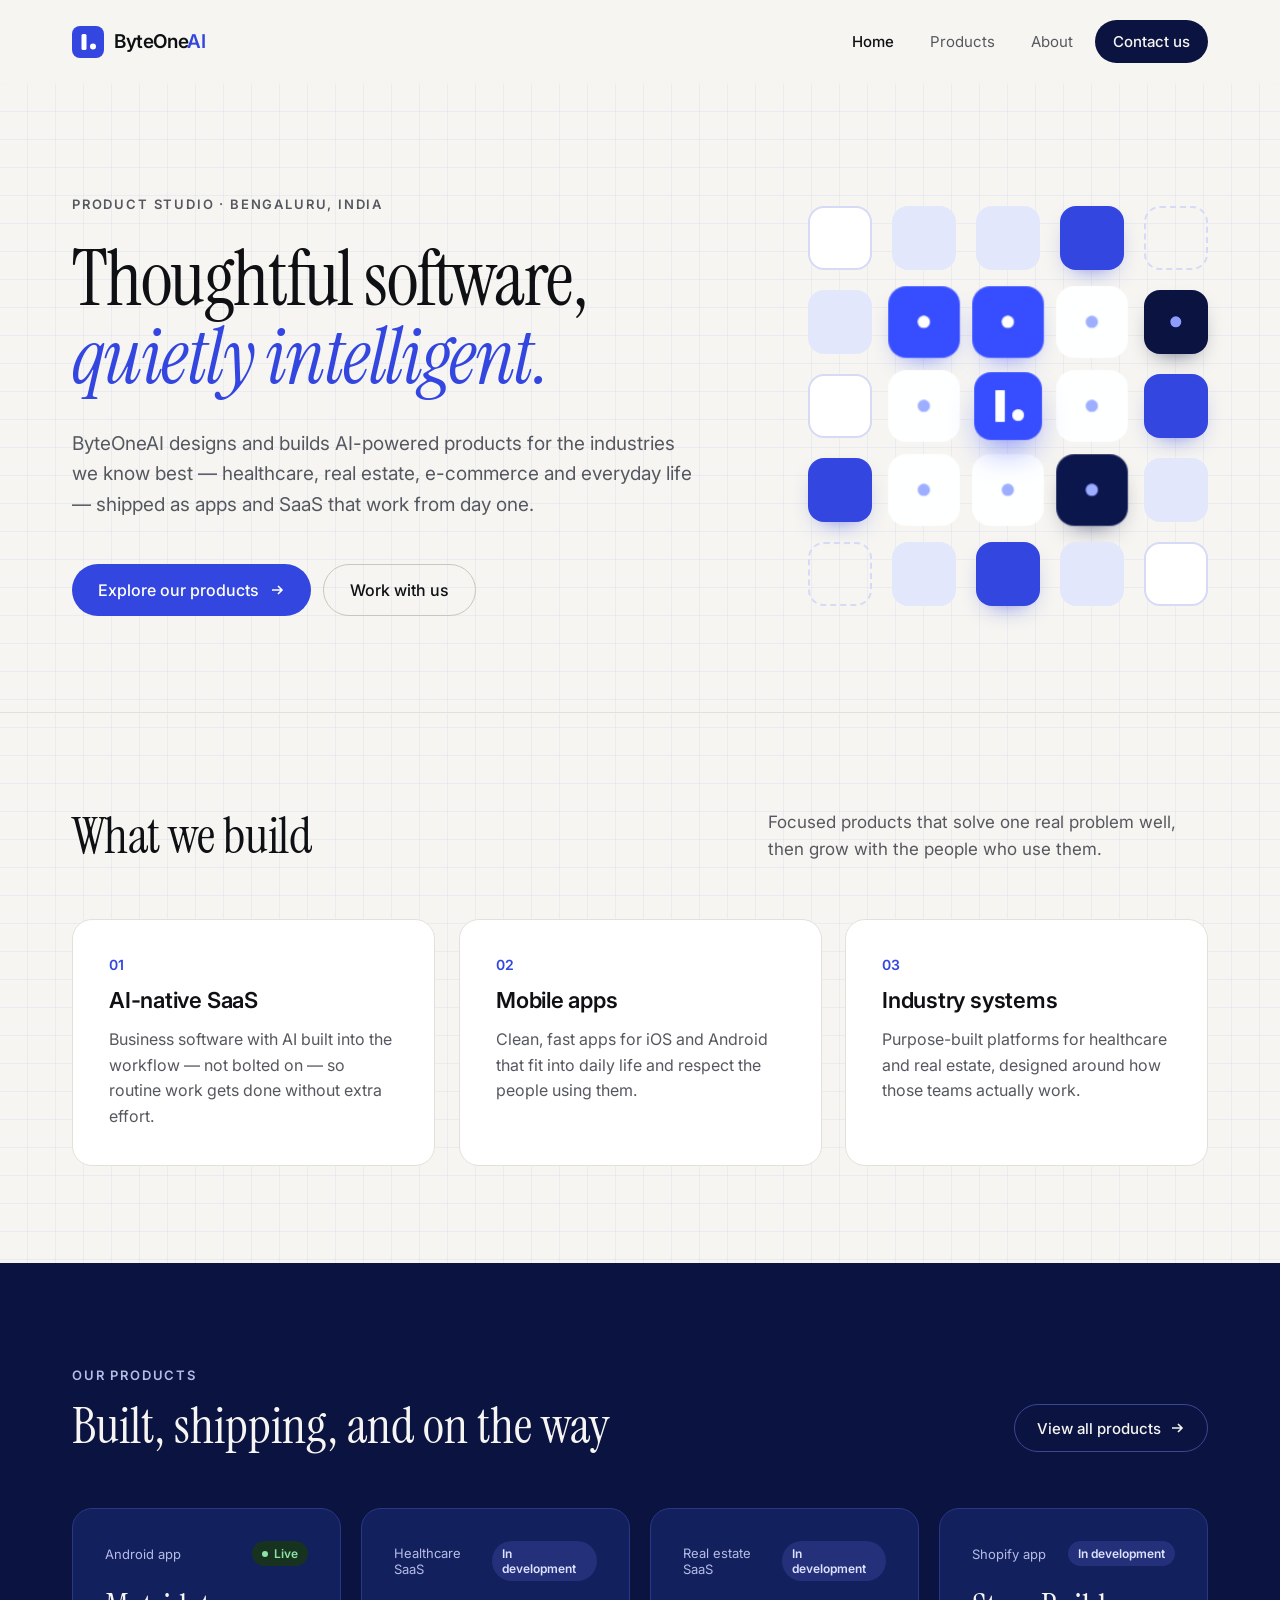
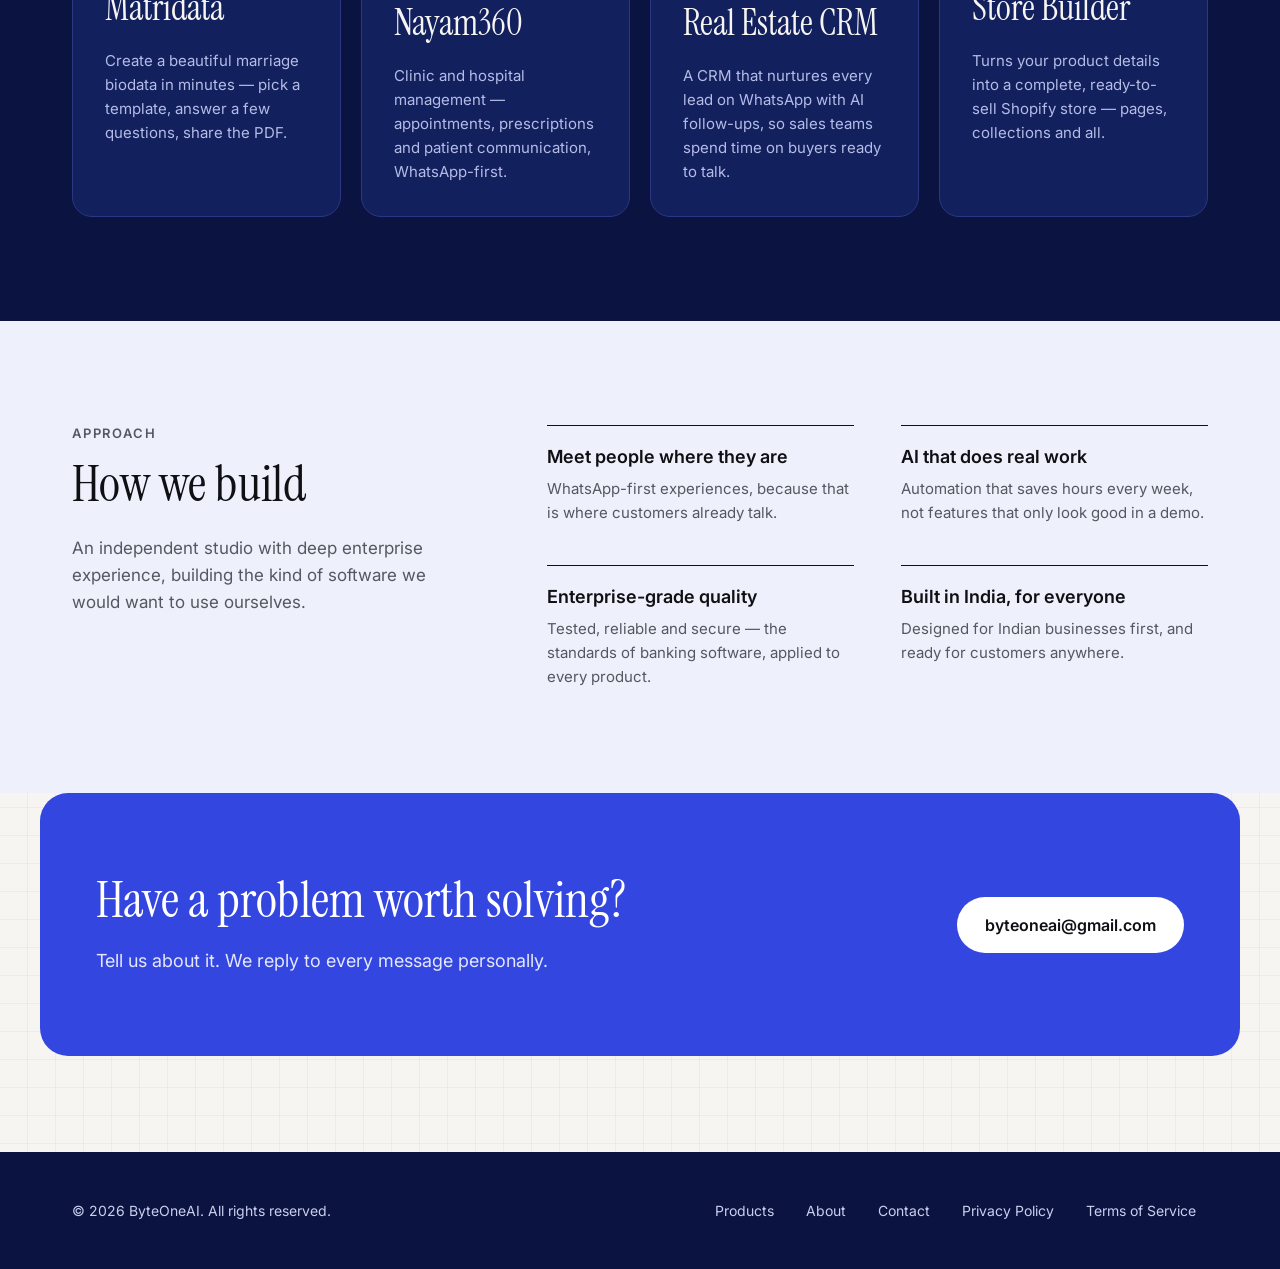
<file: index.html>
<!doctype html>
<html lang="en">
<head>
<meta charset="utf-8">
<meta name="viewport" content="width=device-width, initial-scale=1">
<title>ByteOneAI — Home</title>
<meta name="description" content="ByteOneAI builds AI-powered products for healthcare, real estate, e-commerce and everyday life — apps and SaaS that work from day one.">
<meta property="og:title" content="ByteOneAI — Home">
<meta property="og:description" content="ByteOneAI builds AI-powered products for healthcare, real estate, e-commerce and everyday life — apps and SaaS that work from day one.">
<meta property="og:type" content="website">
<link rel="icon" href="/favicon.ico" sizes="any">
<link rel="icon" href="/favicon.svg" type="image/svg+xml">
<link rel="apple-touch-icon" href="/apple-touch-icon.png">
<meta property="og:image" content="https://byteoneai.com/og-image.png">
<meta name="twitter:card" content="summary_large_image">
<meta name="theme-color" content="#3346E0">
<link rel="preconnect" href="https://fonts.googleapis.com">
<link href="https://fonts.googleapis.com/css2?family=Instrument+Serif:ital@0;1&amp;family=Inter:wght@400;500;600&amp;display=swap" rel="stylesheet">
<style>
body{margin:0;background:#F6F5F1}
a{color:#3346E0}a:hover{color:#1F2DA8}
</style>
<style>html{scroll-behavior:smooth}*,*::before,*::after{box-sizing:border-box}img{max-width:100%}</style>
<script>document.documentElement.classList.add("js")</script>
<link rel="stylesheet" href="/style.css?v=5">
<script src="/site.js?v=2" defer></script>
</head>
<body>
<div style="font-family: Inter, system-ui, sans-serif; color: #0E1014; background: #F6F5F1; min-height: 100vh">

<header class="site-header" style="border-bottom: 1px solid #E2E0D8">
<nav aria-label="Main" style="max-width: 1200px; margin: 0 auto; padding: 20px 32px; display: flex; flex-wrap: wrap; align-items: center; justify-content: space-between; gap: 16px">
<a href="index.html" style="display: flex; align-items: center; gap: 10px; text-decoration: none; color: #0E1014">
<svg width="32" height="32" viewBox="0 0 64 64" aria-hidden="true"><rect width="64" height="64" rx="16" fill="#3346E0"></rect><rect x="19" y="16" width="10" height="32" rx="3" fill="#FFFFFF"></rect><circle cx="42" cy="41" r="6" fill="#FFFFFF"></circle></svg>
<span style="font-size: 19px; font-weight: 600; letter-spacing: -0.02em">ByteOne<span style="color: #3346E0">AI</span></span>
</a>
<div style="display: flex; flex-wrap: wrap; align-items: center; gap: 8px">
<a href="index.html" style="padding: 12px 14px; font-size: 15px; color: #0E1014; text-decoration: none; font-weight: 500">Home</a>
<a href="products.html" style="padding: 12px 14px; font-size: 15px; color: #55585F; text-decoration: none">Products</a>
<a href="about.html" style="padding: 12px 14px; font-size: 15px; color: #55585F; text-decoration: none">About</a>
<a href="contact.html" style="padding: 12px 18px; font-size: 15px; color: #F6F5F1; background: #0B1440; border-radius: 999px; text-decoration: none; font-weight: 500">Contact us</a>
</div>
</nav>
</header>
<div class="hero-bg">

<section class="hero hero-home" style="max-width: 1200px; margin: 0 auto; padding: 112px 32px 96px">
<div class="hero-text">
<p style="margin: 0 0 28px; font-size: 13px; font-weight: 600; letter-spacing: 0.14em; text-transform: uppercase; color: #55585F">Product studio · Bengaluru, India</p>
<h1 style="margin: 0; max-width: 980px; font-family: 'Instrument Serif', Georgia, serif; font-weight: 400; font-size: clamp(3rem, 7vw, 6.25rem); line-height: 1.02; letter-spacing: -0.02em">Thoughtful software, <em style="color: #3346E0">quietly intelligent.</em></h1>
<p style="margin: 32px 0 0; max-width: 620px; font-size: 19px; line-height: 1.6; color: #55585F">ByteOneAI designs and builds AI-powered products for the industries we know best — healthcare, real estate, e-commerce and everyday life — shipped as apps and SaaS that work from day one.</p>
<div style="margin-top: 44px; display: flex; flex-wrap: wrap; gap: 12px">
<a href="products.html" style="display: inline-flex; align-items: center; gap: 10px; min-height: 52px; padding: 0 26px; border-radius: 999px; background: #3346E0; color: #FFFFFF; text-decoration: none; font-size: 16px; font-weight: 500">Explore our products
<svg width="16" height="16" viewBox="0 0 16 16" fill="none" stroke="currentColor" stroke-width="1.6" aria-hidden="true"><path d="M3 8h10M9 4l4 4-4 4"></path></svg>
</a>
<a href="#contact" style="display: inline-flex; align-items: center; min-height: 52px; padding: 0 26px; border-radius: 999px; border: 1px solid #C9C6BC; color: #0E1014; text-decoration: none; font-size: 16px; font-weight: 500">Work with us</a>
</div>
</div>
<div class="hero-art" aria-hidden="true"><svg viewBox="0 0 400 400" xmlns="http://www.w3.org/2000/svg"><rect x="1" y="1" width="62" height="62" rx="15" fill="#FFFFFF" stroke="#D5DAF5" stroke-width="2"/><rect x="84" y="0" width="64" height="64" rx="16" fill="#E3E7FB"/><rect x="168" y="0" width="64" height="64" rx="16" fill="#E3E7FB"/><rect class="pulse d1" x="252" y="0" width="64" height="64" rx="16" fill="#3346E0"/><rect x="0" y="84" width="64" height="64" rx="16" fill="#E3E7FB"/><rect class="pulse" x="84" y="84" width="64" height="64" rx="16" fill="#3346E0"/><rect x="168" y="84" width="64" height="64" rx="16" fill="#E3E7FB"/><rect x="252" y="84" width="64" height="64" rx="16" fill="#E3E7FB"/><g class="pulse d2"><rect x="336" y="84" width="64" height="64" rx="16" fill="#0B1440"/><circle cx="368" cy="116" r="6" fill="#8E9BFF"/></g><rect x="1" y="169" width="62" height="62" rx="15" fill="#FFFFFF" stroke="#D5DAF5" stroke-width="2"/><rect x="84" y="168" width="64" height="64" rx="16" fill="#E3E7FB"/><g class="float"><rect x="168" y="168" width="64" height="64" rx="16" fill="#3346E0"/><rect x="187" y="184" width="10" height="32" rx="3" fill="#FFFFFF"/><circle cx="210" cy="209" r="6" fill="#FFFFFF"/></g><rect x="252" y="168" width="64" height="64" rx="16" fill="#E3E7FB"/><rect class="pulse d2" x="336" y="168" width="64" height="64" rx="16" fill="#3346E0"/><rect class="pulse d3" x="0" y="252" width="64" height="64" rx="16" fill="#3346E0"/><rect x="84" y="252" width="64" height="64" rx="16" fill="#E3E7FB"/><rect x="168" y="252" width="64" height="64" rx="16" fill="#E3E7FB"/><g class="pulse d1"><rect x="252" y="252" width="64" height="64" rx="16" fill="#0B1440"/><circle cx="284" cy="284" r="6" fill="#8E9BFF"/></g><rect x="336" y="252" width="64" height="64" rx="16" fill="#E3E7FB"/><rect x="84" y="336" width="64" height="64" rx="16" fill="#E3E7FB"/><rect class="pulse d4" x="168" y="336" width="64" height="64" rx="16" fill="#3346E0"/><rect x="252" y="336" width="64" height="64" rx="16" fill="#E3E7FB"/><rect x="337" y="337" width="62" height="62" rx="15" fill="#FFFFFF" stroke="#D5DAF5" stroke-width="2"/></svg></div>
</section>
</div>

<section aria-labelledby="build-h" style="border-top: 1px solid #E2E0D8">
<div style="max-width: 1200px; margin: 0 auto; padding: 96px 32px">
<div style="display: flex; flex-wrap: wrap; justify-content: space-between; align-items: flex-end; gap: 24px; margin-bottom: 56px">
<h2 id="build-h" style="margin: 0; font-family: 'Instrument Serif', Georgia, serif; font-weight: 400; font-size: clamp(2.25rem, 4vw, 3.5rem); line-height: 1.05; letter-spacing: -0.01em">What we build</h2>
<p style="margin: 0; max-width: 440px; font-size: 17px; line-height: 1.6; color: #55585F">Focused products that solve one real problem well, then grow with the people who use them.</p>
</div>
<div style="display: grid; grid-template-columns: repeat(auto-fit, minmax(280px, 1fr)); gap: 24px">
<div style="padding: 36px; background: #FFFFFF; border: 1px solid #E2E0D8; border-radius: 20px; display: flex; flex-direction: column; gap: 14px">
<span style="font-size: 14px; font-weight: 600; color: #3346E0">01</span>
<h3 style="margin: 0; font-size: 22px; font-weight: 600; letter-spacing: -0.01em">AI-native SaaS</h3>
<p style="margin: 0; font-size: 16px; line-height: 1.6; color: #55585F">Business software with AI built into the workflow — not bolted on — so routine work gets done without extra effort.</p>
</div>
<div style="padding: 36px; background: #FFFFFF; border: 1px solid #E2E0D8; border-radius: 20px; display: flex; flex-direction: column; gap: 14px">
<span style="font-size: 14px; font-weight: 600; color: #3346E0">02</span>
<h3 style="margin: 0; font-size: 22px; font-weight: 600; letter-spacing: -0.01em">Mobile apps</h3>
<p style="margin: 0; font-size: 16px; line-height: 1.6; color: #55585F">Clean, fast apps for iOS and Android that fit into daily life and respect the people using them.</p>
</div>
<div style="padding: 36px; background: #FFFFFF; border: 1px solid #E2E0D8; border-radius: 20px; display: flex; flex-direction: column; gap: 14px">
<span style="font-size: 14px; font-weight: 600; color: #3346E0">03</span>
<h3 style="margin: 0; font-size: 22px; font-weight: 600; letter-spacing: -0.01em">Industry systems</h3>
<p style="margin: 0; font-size: 16px; line-height: 1.6; color: #55585F">Purpose-built platforms for healthcare and real estate, designed around how those teams actually work.</p>
</div>
</div>
</div>
</section>

<section aria-labelledby="products-h" style="background: #0B1440; color: #F6F5F1">
<div style="max-width: 1200px; margin: 0 auto; padding: 104px 32px">
<div style="display: flex; flex-wrap: wrap; justify-content: space-between; align-items: flex-end; gap: 24px; margin-bottom: 56px">
<div>
<p style="margin: 0 0 16px; font-size: 13px; font-weight: 600; letter-spacing: 0.14em; text-transform: uppercase; color: #B4BCE6">Our products</p>
<h2 id="products-h" style="margin: 0; font-family: 'Instrument Serif', Georgia, serif; font-weight: 400; font-size: clamp(2.25rem, 4vw, 3.5rem); line-height: 1.05">Built, shipping, and on the way</h2>
</div>
<a href="products.html" style="display: inline-flex; align-items: center; gap: 8px; min-height: 48px; padding: 0 22px; border-radius: 999px; border: 1px solid #3A4794; color: #F6F5F1; text-decoration: none; font-size: 15px; font-weight: 500">View all products
<svg width="16" height="16" viewBox="0 0 16 16" fill="none" stroke="currentColor" stroke-width="1.6" aria-hidden="true"><path d="M3 8h10M9 4l4 4-4 4"></path></svg>
</a>
</div>
<div style="display: grid; grid-template-columns: repeat(auto-fit, minmax(240px, 1fr)); gap: 20px">
<a href="products.html#matridata" style="display: flex; flex-direction: column; gap: 18px; padding: 32px; border-radius: 20px; background: #13205E; border: 1px solid #2A3784; color: #F6F5F1; text-decoration: none">
<div style="display: flex; justify-content: space-between; align-items: center">
<span style="font-size: 13px; color: #B4BCE6">Android app</span>
<span style="display: inline-flex; align-items: center; gap: 6px; padding: 5px 10px; border-radius: 999px; background: #17331F; color: #8BE3A6; font-size: 12px; font-weight: 600"><svg width="6" height="6" aria-hidden="true"><circle cx="3" cy="3" r="3" fill="#8BE3A6"></circle></svg>Live</span>
</div>
<h3 style="margin: 0; font-family: 'Instrument Serif', Georgia, serif; font-weight: 400; font-size: 36px">Matridata</h3>
<p style="margin: 0; font-size: 15px; line-height: 1.6; color: #B4BCE6">Create a beautiful marriage biodata in minutes — pick a template, answer a few questions, share the PDF.</p>
</a>
<a href="products.html#nayam360" style="display: flex; flex-direction: column; gap: 18px; padding: 32px; border-radius: 20px; background: #13205E; border: 1px solid #2A3784; color: #F6F5F1; text-decoration: none">
<div style="display: flex; justify-content: space-between; align-items: center">
<span style="font-size: 13px; color: #B4BCE6">Healthcare SaaS</span>
<span style="padding: 5px 10px; border-radius: 999px; background: #24307A; color: #DDE2FF; font-size: 12px; font-weight: 600">In development</span>
</div>
<h3 style="margin: 0; font-family: 'Instrument Serif', Georgia, serif; font-weight: 400; font-size: 36px">Nayam360</h3>
<p style="margin: 0; font-size: 15px; line-height: 1.6; color: #B4BCE6">Clinic and hospital management — appointments, prescriptions and patient communication, WhatsApp-first.</p>
</a>
<a href="products.html#realestate" style="display: flex; flex-direction: column; gap: 18px; padding: 32px; border-radius: 20px; background: #13205E; border: 1px solid #2A3784; color: #F6F5F1; text-decoration: none">
<div style="display: flex; justify-content: space-between; align-items: center">
<span style="font-size: 13px; color: #B4BCE6">Real estate SaaS</span>
<span style="padding: 5px 10px; border-radius: 999px; background: #24307A; color: #DDE2FF; font-size: 12px; font-weight: 600">In development</span>
</div>
<h3 style="margin: 0; font-family: 'Instrument Serif', Georgia, serif; font-weight: 400; font-size: 36px">Real Estate CRM</h3>
<p style="margin: 0; font-size: 15px; line-height: 1.6; color: #B4BCE6">A CRM that nurtures every lead on WhatsApp with AI follow-ups, so sales teams spend time on buyers ready to talk.</p>
</a>
<a href="products.html#storebuilder" style="display: flex; flex-direction: column; gap: 18px; padding: 32px; border-radius: 20px; background: #13205E; border: 1px solid #2A3784; color: #F6F5F1; text-decoration: none">
<div style="display: flex; justify-content: space-between; align-items: center">
<span style="font-size: 13px; color: #B4BCE6">Shopify app</span>
<span style="padding: 5px 10px; border-radius: 999px; background: #24307A; color: #DDE2FF; font-size: 12px; font-weight: 600">In development</span>
</div>
<h3 style="margin: 0; font-family: 'Instrument Serif', Georgia, serif; font-weight: 400; font-size: 36px">Store Builder</h3>
<p style="margin: 0; font-size: 15px; line-height: 1.6; color: #B4BCE6">Turns your product details into a complete, ready-to-sell Shopify store — pages, collections and all.</p>
</a>
</div>
</div>
</section>

<section id="approach" class="band-tint" aria-labelledby="approach-h">
<div style="max-width: 1200px; margin: 0 auto; padding: 104px 32px; display: flex; flex-wrap: wrap; gap: 64px">
<div style="flex: 1 1 340px">
<p style="margin: 0 0 16px; font-size: 13px; font-weight: 600; letter-spacing: 0.14em; text-transform: uppercase; color: #55585F">Approach</p>
<h2 id="approach-h" style="margin: 0; font-family: 'Instrument Serif', Georgia, serif; font-weight: 400; font-size: clamp(2.25rem, 4vw, 3.5rem); line-height: 1.05">How we build</h2>
<p style="margin: 24px 0 0; font-size: 17px; line-height: 1.6; color: #55585F; max-width: 400px">An independent studio with deep enterprise experience, building the kind of software we would want to use ourselves.</p>
</div>
<div style="flex: 2 1 520px; display: grid; grid-template-columns: repeat(auto-fit, minmax(240px, 1fr)); gap: 40px 48px">
<div style="border-top: 1px solid #0E1014; padding-top: 20px">
<h3 style="margin: 0 0 10px; font-size: 18px; font-weight: 600">Meet people where they are</h3>
<p style="margin: 0; font-size: 15px; line-height: 1.6; color: #55585F">WhatsApp-first experiences, because that is where customers already talk.</p>
</div>
<div style="border-top: 1px solid #0E1014; padding-top: 20px">
<h3 style="margin: 0 0 10px; font-size: 18px; font-weight: 600">AI that does real work</h3>
<p style="margin: 0; font-size: 15px; line-height: 1.6; color: #55585F">Automation that saves hours every week, not features that only look good in a demo.</p>
</div>
<div style="border-top: 1px solid #0E1014; padding-top: 20px">
<h3 style="margin: 0 0 10px; font-size: 18px; font-weight: 600">Enterprise-grade quality</h3>
<p style="margin: 0; font-size: 15px; line-height: 1.6; color: #55585F">Tested, reliable and secure — the standards of banking software, applied to every product.</p>
</div>
<div style="border-top: 1px solid #0E1014; padding-top: 20px">
<h3 style="margin: 0 0 10px; font-size: 18px; font-weight: 600">Built in India, for everyone</h3>
<p style="margin: 0; font-size: 15px; line-height: 1.6; color: #55585F">Designed for Indian businesses first, and ready for customers anywhere.</p>
</div>
</div>
</div>
</section>

<section id="contact" aria-labelledby="contact-h" style="padding: 0 32px 96px">
<div style="max-width: 1200px; margin: 0 auto; padding: 80px 56px; border-radius: 28px; background: #3346E0; color: #FFFFFF; display: flex; flex-wrap: wrap; justify-content: space-between; align-items: center; gap: 32px">
<div style="max-width: 620px">
<h2 id="contact-h" style="margin: 0; font-family: 'Instrument Serif', Georgia, serif; font-weight: 400; font-size: clamp(2.25rem, 4vw, 3.5rem); line-height: 1.05">Have a problem worth solving?</h2>
<p style="margin: 20px 0 0; font-size: 18px; line-height: 1.6; color: #E4E7FF">Tell us about it. We reply to every message personally.</p>
</div>
<a href="mailto:byteoneai@gmail.com" style="display: inline-flex; align-items: center; gap: 10px; min-height: 56px; padding: 0 28px; border-radius: 999px; background: #FFFFFF; color: #0E1014; text-decoration: none; font-size: 16px; font-weight: 600">byteoneai@gmail.com</a>
</div>
</section>

<footer class="site-footer">
<div style="max-width: 1200px; margin: 0 auto; padding: 40px 32px; display: flex; flex-wrap: wrap; justify-content: space-between; align-items: center; gap: 16px; font-size: 14px; color: #55585F">
<span>© 2026 ByteOneAI. All rights reserved.</span>
<div style="display: flex; flex-wrap: wrap; gap: 8px">
<a href="products.html" style="padding: 10px 12px; color: #55585F; text-decoration: none">Products</a>
<a href="about.html" style="padding: 10px 12px; color: #55585F; text-decoration: none">About</a>
<a href="contact.html" style="padding: 10px 12px; color: #55585F; text-decoration: none">Contact</a>
<a href="privacy.html" style="padding: 10px 12px; color: #55585F; text-decoration: none">Privacy Policy</a>
<a href="terms.html" style="padding: 10px 12px; color: #55585F; text-decoration: none">Terms of Service</a>
</div>
</div>
</footer>

</div>
</body>
</html>
</file>
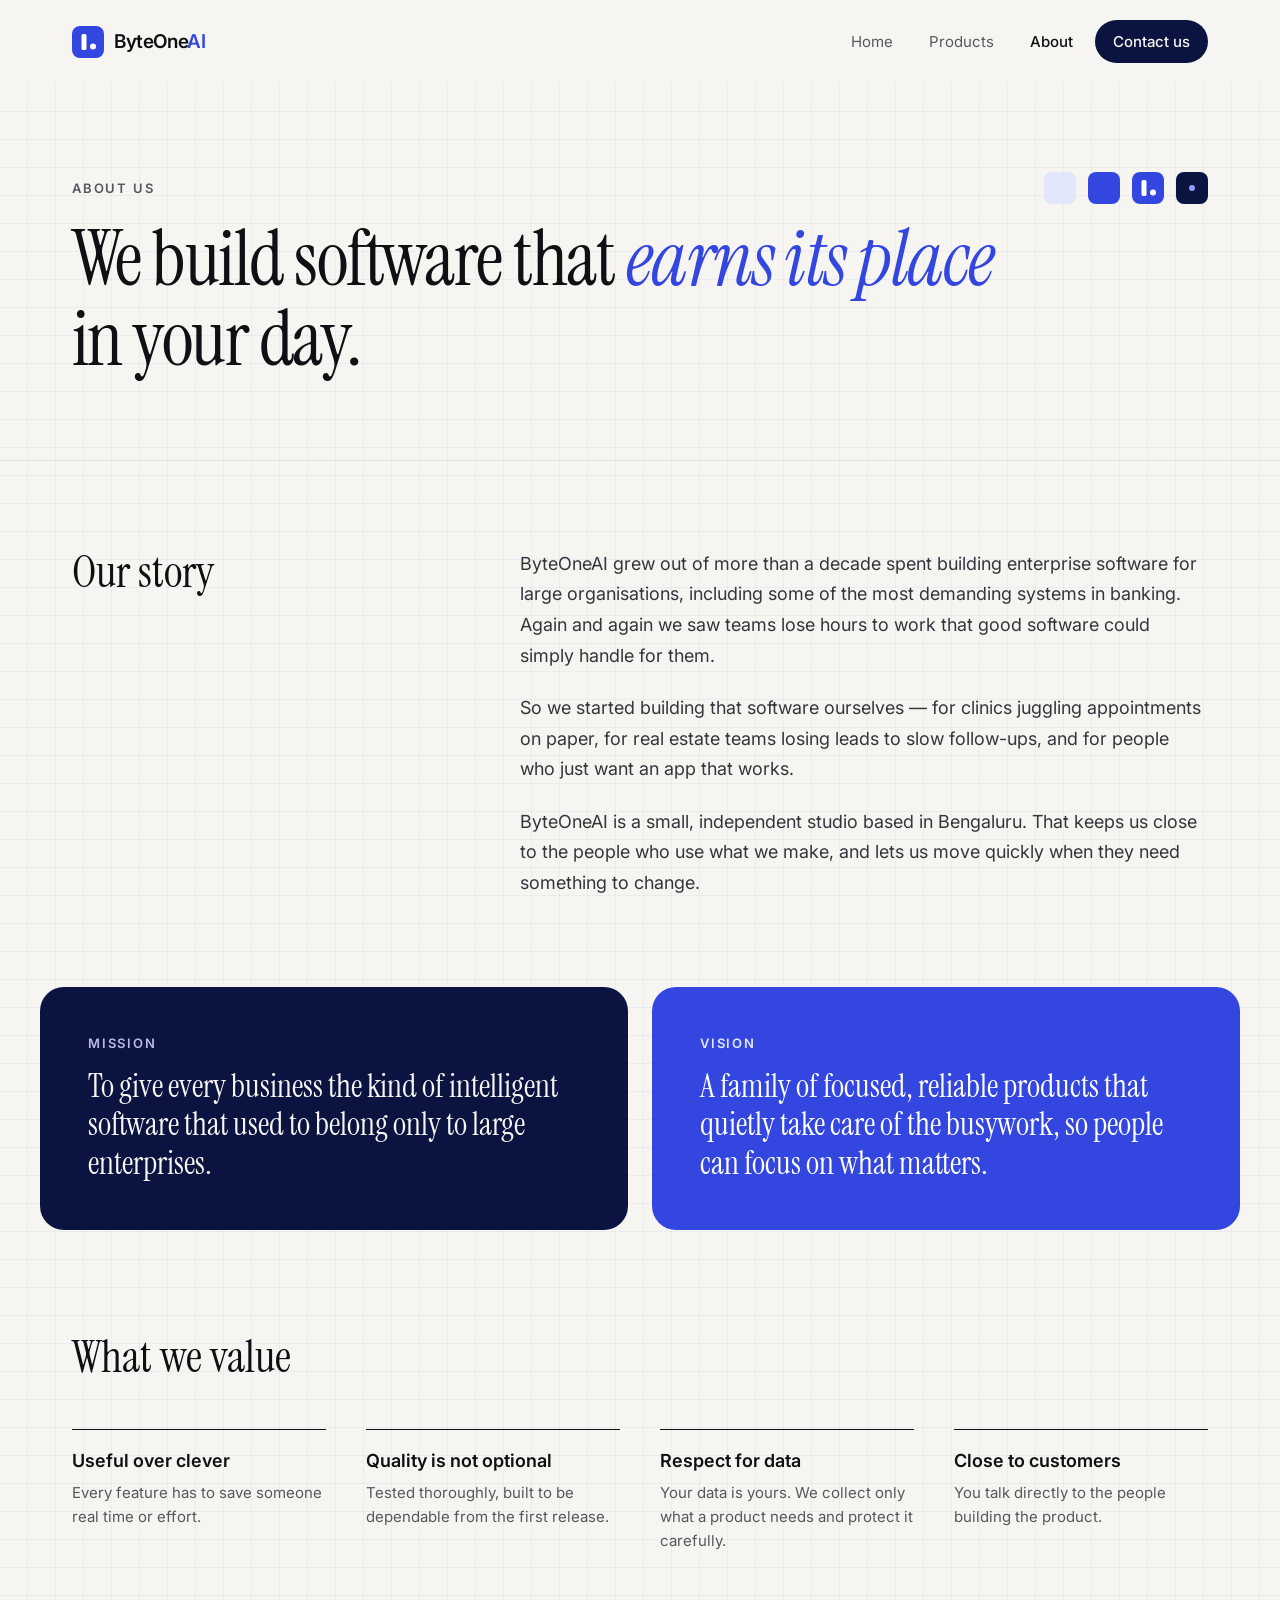
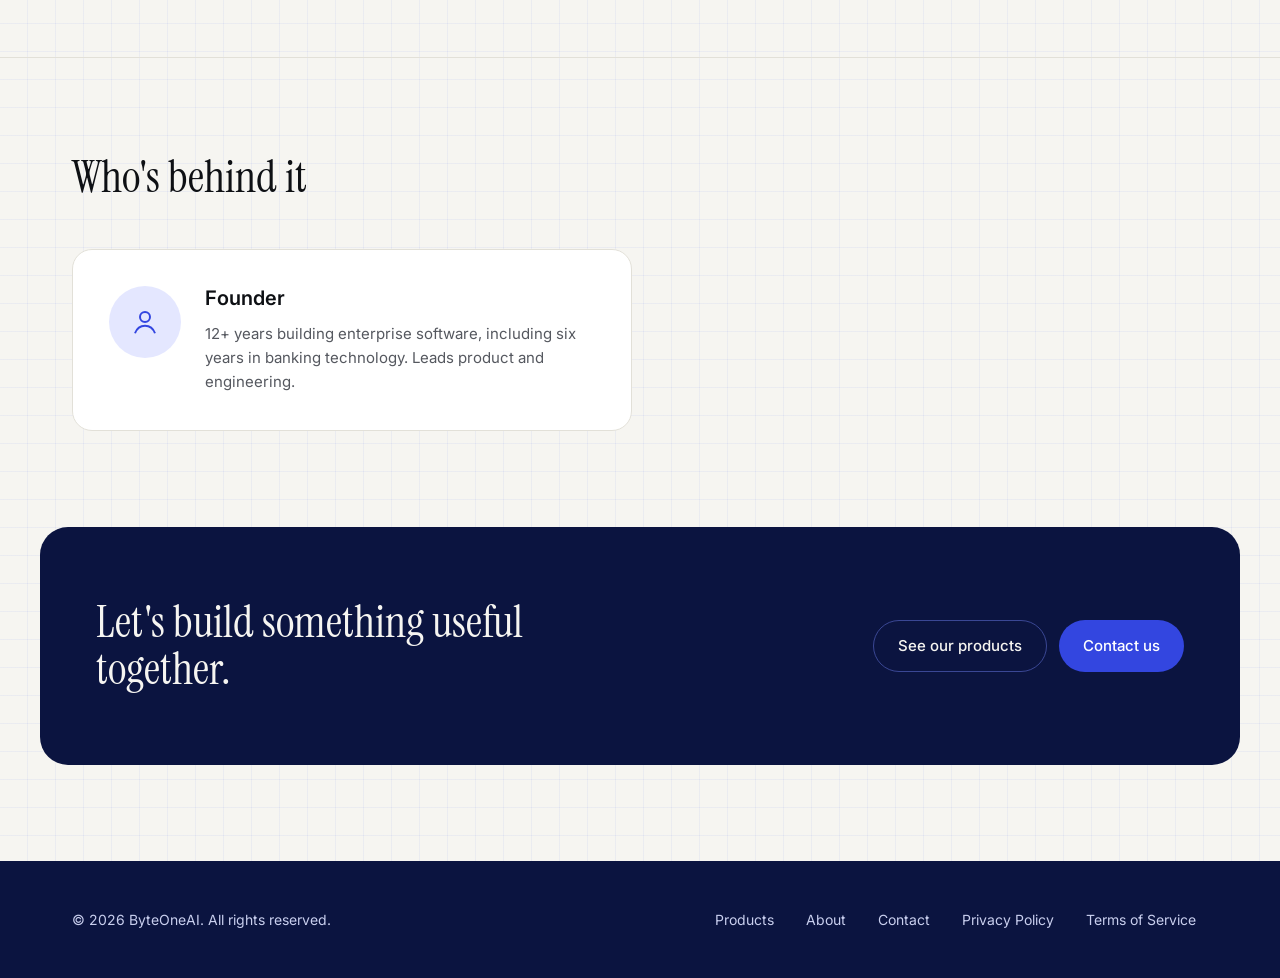
<file: about.html>
<!doctype html>
<html lang="en">
<head>
<meta charset="utf-8">
<meta name="viewport" content="width=device-width, initial-scale=1">
<title>ByteOneAI — About</title>
<meta name="description" content="About ByteOneAI, an independent software studio in Bengaluru building focused, reliable AI-powered products.">
<meta property="og:title" content="ByteOneAI — About">
<meta property="og:description" content="About ByteOneAI, an independent software studio in Bengaluru building focused, reliable AI-powered products.">
<meta property="og:type" content="website">
<link rel="icon" href="/favicon.ico" sizes="any">
<link rel="icon" href="/favicon.svg" type="image/svg+xml">
<link rel="apple-touch-icon" href="/apple-touch-icon.png">
<meta property="og:image" content="https://byteoneai.com/og-image.png">
<meta name="twitter:card" content="summary_large_image">
<meta name="theme-color" content="#3346E0">
<link rel="preconnect" href="https://fonts.googleapis.com">
<link href="https://fonts.googleapis.com/css2?family=Instrument+Serif:ital@0;1&amp;family=Inter:wght@400;500;600&amp;display=swap" rel="stylesheet">
<style>
body{margin:0;background:#F6F5F1}
a{color:#3346E0}a:hover{color:#1F2DA8}
</style>
<style>html{scroll-behavior:smooth}*,*::before,*::after{box-sizing:border-box}img{max-width:100%}</style>
<script>document.documentElement.classList.add("js")</script>
<link rel="stylesheet" href="/style.css?v=5">
<script src="/site.js?v=2" defer></script>
</head>
<body>
<div style="font-family: Inter, system-ui, sans-serif; color: #0E1014; background: #F6F5F1; min-height: 100vh">

<header class="site-header" style="border-bottom: 1px solid #E2E0D8">
<nav aria-label="Main" style="max-width: 1200px; margin: 0 auto; padding: 20px 32px; display: flex; flex-wrap: wrap; align-items: center; justify-content: space-between; gap: 16px">
<a href="index.html" style="display: flex; align-items: center; gap: 10px; text-decoration: none; color: #0E1014">
<svg width="32" height="32" viewBox="0 0 64 64" aria-hidden="true"><rect width="64" height="64" rx="16" fill="#3346E0"></rect><rect x="19" y="16" width="10" height="32" rx="3" fill="#FFFFFF"></rect><circle cx="42" cy="41" r="6" fill="#FFFFFF"></circle></svg>
<span style="font-size: 19px; font-weight: 600; letter-spacing: -0.02em">ByteOne<span style="color: #3346E0">AI</span></span>
</a>
<div style="display: flex; flex-wrap: wrap; align-items: center; gap: 8px">
<a href="index.html" style="padding: 12px 14px; font-size: 15px; color: #55585F; text-decoration: none">Home</a>
<a href="products.html" style="padding: 12px 14px; font-size: 15px; color: #55585F; text-decoration: none">Products</a>
<a href="about.html" style="padding: 12px 14px; font-size: 15px; color: #0E1014; text-decoration: none; font-weight: 500">About</a>
<a href="contact.html" style="padding: 12px 18px; font-size: 15px; color: #F6F5F1; background: #0B1440; border-radius: 999px; text-decoration: none; font-weight: 500">Contact us</a>
</div>
</nav>
</header>
<div class="hero-bg">

<section class="hero" style="max-width: 1200px; margin: 0 auto; padding: 96px 32px 80px"><div class="hero-chip" aria-hidden="true"><svg width="164" height="32" viewBox="0 0 164 32"><rect x="0" y="0" width="32" height="32" rx="8" fill="#E3E7FB"/><rect x="44" y="0" width="32" height="32" rx="8" fill="#3346E0" class="pulse d1"/><g class="float"><rect x="88" y="0" width="32" height="32" rx="8" fill="#3346E0"/><rect x="97.5" y="8" width="5" height="16" rx="1.5" fill="#fff"/><circle cx="109" cy="20.5" r="3" fill="#fff"/></g><rect x="132" y="0" width="32" height="32" rx="8" fill="#0B1440"/><circle cx="148" cy="16" r="3" fill="#8E9BFF"/></svg></div>
<p style="margin: 0 0 24px; font-size: 13px; font-weight: 600; letter-spacing: 0.14em; text-transform: uppercase; color: #55585F">About us</p>
<h1 style="margin: 0; max-width: 960px; font-family: 'Instrument Serif', Georgia, serif; font-weight: 400; font-size: clamp(2.75rem, 6vw, 5rem); line-height: 1.04; letter-spacing: -0.02em">We build software that <em style="color: #3346E0">earns its place</em> in your day.</h1>
</section>
</div>

<section aria-labelledby="story-h" style="border-top: 1px solid #E2E0D8">
<div style="max-width: 1200px; margin: 0 auto; padding: 88px 32px; display: flex; flex-wrap: wrap; gap: 64px">
<div style="flex: 1 1 300px">
<h2 id="story-h" style="margin: 0; font-family: 'Instrument Serif', Georgia, serif; font-weight: 400; font-size: clamp(2rem, 3.5vw, 3rem); line-height: 1.05">Our story</h2>
</div>
<div style="flex: 2 1 520px; display: flex; flex-direction: column; gap: 22px; font-size: 18px; line-height: 1.7; color: #33363D">
<p style="margin: 0">ByteOneAI grew out of more than a decade spent building enterprise software for large organisations, including some of the most demanding systems in banking. Again and again we saw teams lose hours to work that good software could simply handle for them.</p>
<p style="margin: 0">So we started building that software ourselves — for clinics juggling appointments on paper, for real estate teams losing leads to slow follow-ups, and for people who just want an app that works.</p>
<p style="margin: 0">ByteOneAI is a small, independent studio based in Bengaluru. That keeps us close to the people who use what we make, and lets us move quickly when they need something to change.</p>
</div>
</div>
</section>

<section aria-label="Mission and vision" style="padding: 0 32px">
<div style="max-width: 1200px; margin: 0 auto; display: grid; grid-template-columns: repeat(auto-fit, minmax(320px, 1fr)); gap: 24px">
<div style="padding: 48px; border-radius: 24px; background: #0B1440; color: #F6F5F1; display: flex; flex-direction: column; gap: 16px">
<span style="font-size: 13px; font-weight: 600; letter-spacing: 0.14em; text-transform: uppercase; color: #B4BCE6">Mission</span>
<p style="margin: 0; font-family: 'Instrument Serif', Georgia, serif; font-size: 32px; line-height: 1.2">To give every business the kind of intelligent software that used to belong only to large enterprises.</p>
</div>
<div style="padding: 48px; border-radius: 24px; background: #3346E0; color: #FFFFFF; display: flex; flex-direction: column; gap: 16px">
<span style="font-size: 13px; font-weight: 600; letter-spacing: 0.14em; text-transform: uppercase; color: #E4E7FF">Vision</span>
<p style="margin: 0; font-family: 'Instrument Serif', Georgia, serif; font-size: 32px; line-height: 1.2">A family of focused, reliable products that quietly take care of the busywork, so people can focus on what matters.</p>
</div>
</div>
</section>

<section aria-labelledby="values-h">
<div style="max-width: 1200px; margin: 0 auto; padding: 104px 32px">
<h2 id="values-h" style="margin: 0 0 48px; font-family: 'Instrument Serif', Georgia, serif; font-weight: 400; font-size: clamp(2rem, 3.5vw, 3rem); line-height: 1.05">What we value</h2>
<div style="display: grid; grid-template-columns: repeat(auto-fit, minmax(240px, 1fr)); gap: 40px 40px">
<div style="border-top: 1px solid #0E1014; padding-top: 20px">
<h3 style="margin: 0 0 10px; font-size: 18px; font-weight: 600">Useful over clever</h3>
<p style="margin: 0; font-size: 15px; line-height: 1.6; color: #55585F">Every feature has to save someone real time or effort.</p>
</div>
<div style="border-top: 1px solid #0E1014; padding-top: 20px">
<h3 style="margin: 0 0 10px; font-size: 18px; font-weight: 600">Quality is not optional</h3>
<p style="margin: 0; font-size: 15px; line-height: 1.6; color: #55585F">Tested thoroughly, built to be dependable from the first release.</p>
</div>
<div style="border-top: 1px solid #0E1014; padding-top: 20px">
<h3 style="margin: 0 0 10px; font-size: 18px; font-weight: 600">Respect for data</h3>
<p style="margin: 0; font-size: 15px; line-height: 1.6; color: #55585F">Your data is yours. We collect only what a product needs and protect it carefully.</p>
</div>
<div style="border-top: 1px solid #0E1014; padding-top: 20px">
<h3 style="margin: 0 0 10px; font-size: 18px; font-weight: 600">Close to customers</h3>
<p style="margin: 0; font-size: 15px; line-height: 1.6; color: #55585F">You talk directly to the people building the product.</p>
</div>
</div>
</div>
</section>

<section aria-labelledby="team-h" style="border-top: 1px solid #E2E0D8">
<div style="max-width: 1200px; margin: 0 auto; padding: 96px 32px">
<h2 id="team-h" style="margin: 0 0 48px; font-family: 'Instrument Serif', Georgia, serif; font-weight: 400; font-size: clamp(2rem, 3.5vw, 3rem); line-height: 1.05">Who's behind it</h2>
<div style="display: grid; grid-template-columns: repeat(auto-fit, minmax(300px, 560px)); gap: 24px">
<div style="padding: 36px; background: #FFFFFF; border: 1px solid #E2E0D8; border-radius: 20px; display: flex; gap: 24px; align-items: flex-start">
<div aria-hidden="true" style="flex: none; width: 72px; height: 72px; border-radius: 50%; background: #E4E7FF; display: flex; align-items: center; justify-content: center">
<svg width="30" height="30" viewBox="0 0 24 24" fill="none" stroke="#3346E0" stroke-width="1.6"><circle cx="12" cy="8" r="4"></circle><path d="M4 21c1.5-4 4.5-6 8-6s6.5 2 8 6"></path></svg>
</div>
<div>
<h3 style="margin: 0 0 12px; font-size: 20px; font-weight: 600">Founder</h3>
<p style="margin: 0; font-size: 15px; line-height: 1.6; color: #55585F">12+ years building enterprise software, including six years in banking technology. Leads product and engineering.</p>
</div>
</div>
</div>
</div>
</section>

<section aria-labelledby="about-cta-h" style="padding: 0 32px 96px">
<div style="max-width: 1200px; margin: 0 auto; padding: 72px 56px; border-radius: 28px; background: #0B1440; color: #F6F5F1; display: flex; flex-wrap: wrap; justify-content: space-between; align-items: center; gap: 32px">
<h2 id="about-cta-h" style="margin: 0; max-width: 560px; font-family: 'Instrument Serif', Georgia, serif; font-weight: 400; font-size: clamp(2rem, 3.5vw, 3rem); line-height: 1.05">Let's build something useful together.</h2>
<div style="display: flex; flex-wrap: wrap; gap: 12px">
<a href="products.html" style="display: inline-flex; align-items: center; min-height: 52px; padding: 0 24px; border-radius: 999px; border: 1px solid #3A4794; color: #F6F5F1; text-decoration: none; font-size: 15px; font-weight: 500">See our products</a>
<a href="contact.html" style="display: inline-flex; align-items: center; min-height: 52px; padding: 0 24px; border-radius: 999px; background: #3346E0; color: #FFFFFF; text-decoration: none; font-size: 15px; font-weight: 500">Contact us</a>
</div>
</div>
</section>

<footer class="site-footer">
<div style="max-width: 1200px; margin: 0 auto; padding: 40px 32px; display: flex; flex-wrap: wrap; justify-content: space-between; align-items: center; gap: 16px; font-size: 14px; color: #55585F">
<span>© 2026 ByteOneAI. All rights reserved.</span>
<div style="display: flex; flex-wrap: wrap; gap: 8px">
<a href="products.html" style="padding: 10px 12px; color: #55585F; text-decoration: none">Products</a>
<a href="about.html" style="padding: 10px 12px; color: #55585F; text-decoration: none">About</a>
<a href="contact.html" style="padding: 10px 12px; color: #55585F; text-decoration: none">Contact</a>
<a href="privacy.html" style="padding: 10px 12px; color: #55585F; text-decoration: none">Privacy Policy</a>
<a href="terms.html" style="padding: 10px 12px; color: #55585F; text-decoration: none">Terms of Service</a>
</div>
</div>
</footer>

</div>
</body>
</html>
</file>
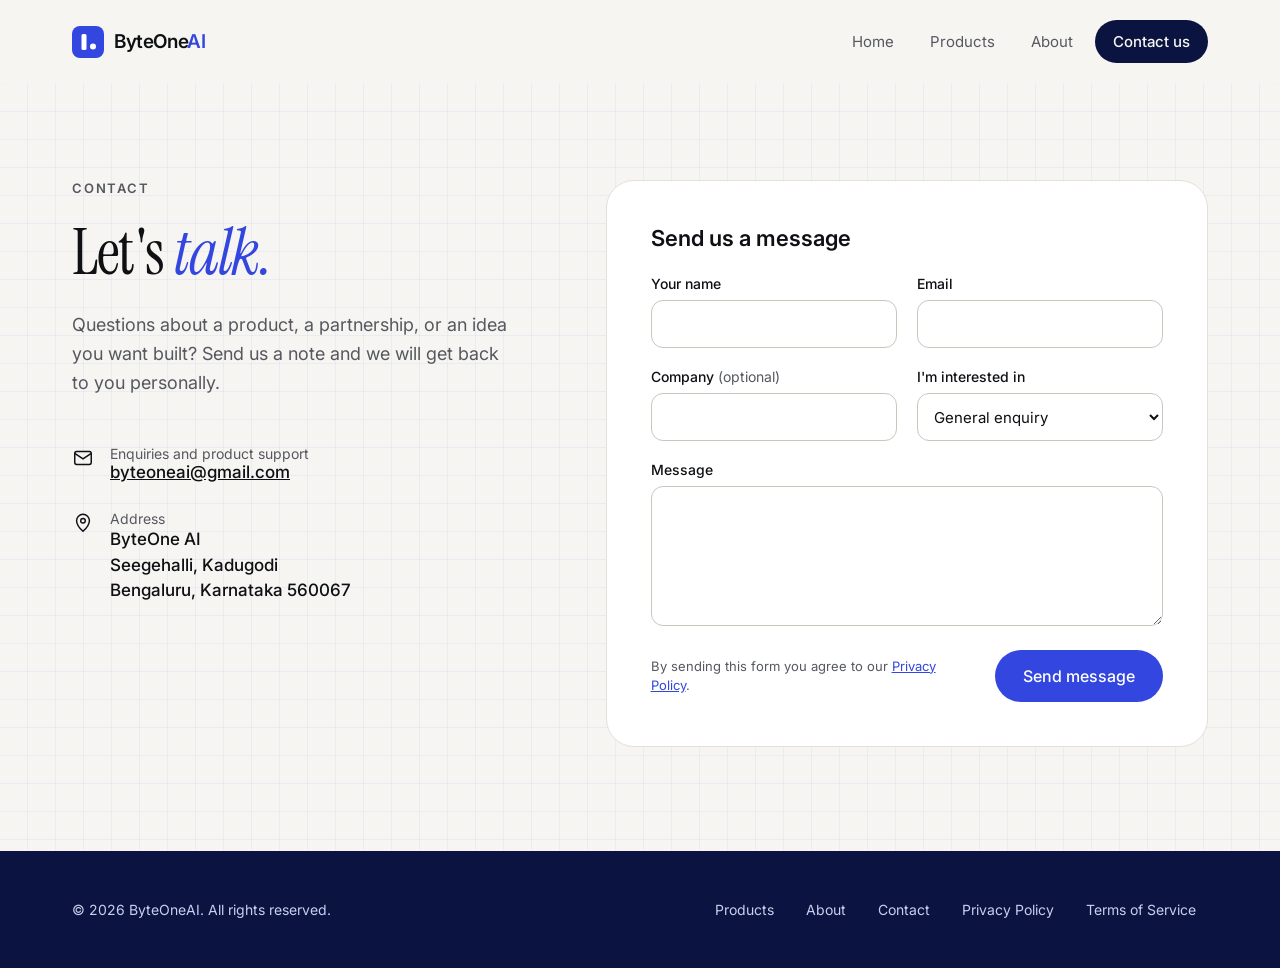
<file: contact.html>
<!doctype html>
<html lang="en">
<head>
<meta charset="utf-8">
<meta name="viewport" content="width=device-width, initial-scale=1">
<title>ByteOneAI — Contact</title>
<meta name="description" content="Contact ByteOneAI — questions about our products, partnerships or ideas you want built.">
<meta property="og:title" content="ByteOneAI — Contact">
<meta property="og:description" content="Contact ByteOneAI — questions about our products, partnerships or ideas you want built.">
<meta property="og:type" content="website">
<link rel="icon" href="/favicon.ico" sizes="any">
<link rel="icon" href="/favicon.svg" type="image/svg+xml">
<link rel="apple-touch-icon" href="/apple-touch-icon.png">
<meta property="og:image" content="https://byteoneai.com/og-image.png">
<meta name="twitter:card" content="summary_large_image">
<meta name="theme-color" content="#3346E0">
<link rel="preconnect" href="https://fonts.googleapis.com">
<link href="https://fonts.googleapis.com/css2?family=Instrument+Serif:ital@0;1&amp;family=Inter:wght@400;500;600&amp;display=swap" rel="stylesheet">
<style>
body{margin:0;background:#F6F5F1}
a{color:#3346E0}a:hover{color:#1F2DA8}
input:focus,select:focus,textarea:focus{outline:2px solid #3346E0;outline-offset:1px}
</style>
<style>html{scroll-behavior:smooth}*,*::before,*::after{box-sizing:border-box}img{max-width:100%}</style>
<script>document.documentElement.classList.add("js")</script>
<link rel="stylesheet" href="/style.css?v=5">
<script src="/site.js?v=2" defer></script>
</head>
<body>
<div style="font-family: Inter, system-ui, sans-serif; color: #0E1014; background: #F6F5F1; min-height: 100vh">

<header class="site-header" style="border-bottom: 1px solid #E2E0D8">
<nav aria-label="Main" style="max-width: 1200px; margin: 0 auto; padding: 20px 32px; display: flex; flex-wrap: wrap; align-items: center; justify-content: space-between; gap: 16px">
<a href="index.html" style="display: flex; align-items: center; gap: 10px; text-decoration: none; color: #0E1014">
<svg width="32" height="32" viewBox="0 0 64 64" aria-hidden="true"><rect width="64" height="64" rx="16" fill="#3346E0"></rect><rect x="19" y="16" width="10" height="32" rx="3" fill="#FFFFFF"></rect><circle cx="42" cy="41" r="6" fill="#FFFFFF"></circle></svg>
<span style="font-size: 19px; font-weight: 600; letter-spacing: -0.02em">ByteOne<span style="color: #3346E0">AI</span></span>
</a>
<div style="display: flex; flex-wrap: wrap; align-items: center; gap: 8px">
<a href="index.html" style="padding: 12px 14px; font-size: 15px; color: #55585F; text-decoration: none">Home</a>
<a href="products.html" style="padding: 12px 14px; font-size: 15px; color: #55585F; text-decoration: none">Products</a>
<a href="about.html" style="padding: 12px 14px; font-size: 15px; color: #55585F; text-decoration: none">About</a>
<a href="contact.html" style="padding: 12px 18px; font-size: 15px; color: #F6F5F1; background: #0B1440; border-radius: 999px; text-decoration: none; font-weight: 500">Contact us</a>
</div>
</nav>
</header>
<div class="hero-bg">

<section class="hero" style="max-width: 1200px; margin: 0 auto; padding: 96px 32px 104px; display: flex; flex-wrap: wrap; gap: 64px">
<div style="flex: 1 1 360px; min-width: 0">
<p style="margin: 0 0 24px; font-size: 13px; font-weight: 600; letter-spacing: 0.14em; text-transform: uppercase; color: #55585F">Contact</p>
<h1 style="margin: 0; font-family: 'Instrument Serif', Georgia, serif; font-weight: 400; font-size: clamp(2.75rem, 5vw, 4.5rem); line-height: 1.04; letter-spacing: -0.02em">Let's <em style="color: #3346E0">talk.</em></h1>
<p style="margin: 24px 0 0; max-width: 440px; font-size: 18px; line-height: 1.6; color: #55585F">Questions about a product, a partnership, or an idea you want built? Send us a note and we will get back to you personally.</p>
<div style="margin-top: 48px; display: flex; flex-direction: column; gap: 28px">
<div style="display: flex; gap: 16px; align-items: flex-start">
<svg width="22" height="22" viewBox="0 0 24 24" fill="none" stroke="#0E1014" stroke-width="1.6" aria-hidden="true" style="flex: none; margin-top: 2px"><rect x="3" y="5" width="18" height="14" rx="2"></rect><path d="M3 7l9 6 9-6"></path></svg>
<div><div style="font-size: 14px; color: #55585F">Enquiries and product support</div><a href="mailto:byteoneai@gmail.com" style="font-size: 17px; font-weight: 500; color: #0E1014">byteoneai@gmail.com</a></div>
</div>
<div style="display: flex; gap: 16px; align-items: flex-start">
<svg width="22" height="22" viewBox="0 0 24 24" fill="none" stroke="#0E1014" stroke-width="1.6" aria-hidden="true" style="flex: none; margin-top: 2px"><path d="M12 21s-7-6.2-7-11.5a7 7 0 0 1 14 0C19 14.8 12 21 12 21z"></path><circle cx="12" cy="9.5" r="2.5"></circle></svg>
<div><div style="font-size: 14px; color: #55585F">Address</div><div style="font-size: 17px; font-weight: 500; line-height: 1.5">ByteOne AI<br>Seegehalli, Kadugodi<br>Bengaluru, Karnataka 560067</div></div>
</div>
</div>
</div>

<div style="flex: 1.3 1 460px; min-width: 0; background: #FFFFFF; border: 1px solid #E2E0D8; border-radius: 28px; padding: 44px; box-sizing: border-box">

<form id="contact-form" action="https://api.web3forms.com/submit" method="POST" style="display: flex; flex-direction: column; gap: 20px">
<h2 style="margin: 0 0 4px; font-size: 22px; font-weight: 600">Send us a message</h2>
<input type="hidden" name="access_key" value="41228393-471c-448c-8970-743099baef1f">
<input type="hidden" name="subject" value="New message from the ByteOneAI website">
<input type="hidden" name="from_name" value="ByteOneAI website">
<input type="checkbox" name="botcheck" style="display:none" tabindex="-1" autocomplete="off">
<div style="display: grid; grid-template-columns: repeat(auto-fit, minmax(200px, 1fr)); gap: 20px">
<div style="display: flex; flex-direction: column; gap: 8px">
<label for="c-name" style="font-size: 14px; font-weight: 500">Your name</label>
<input id="c-name" name="name" type="text" required autocomplete="name" style="min-height: 48px; padding: 0 14px; border: 1px solid #C9C6BC; border-radius: 12px; font: inherit; font-size: 15px; background: #FFFFFF">
</div>
<div style="display: flex; flex-direction: column; gap: 8px">
<label for="c-email" style="font-size: 14px; font-weight: 500">Email</label>
<input id="c-email" name="email" type="email" required autocomplete="email" style="min-height: 48px; padding: 0 14px; border: 1px solid #C9C6BC; border-radius: 12px; font: inherit; font-size: 15px; background: #FFFFFF">
</div>
</div>
<div style="display: grid; grid-template-columns: repeat(auto-fit, minmax(200px, 1fr)); gap: 20px">
<div style="display: flex; flex-direction: column; gap: 8px">
<label for="c-company" style="font-size: 14px; font-weight: 500">Company <span style="color: #55585F; font-weight: 400">(optional)</span></label>
<input id="c-company" name="company" type="text" autocomplete="organization" style="min-height: 48px; padding: 0 14px; border: 1px solid #C9C6BC; border-radius: 12px; font: inherit; font-size: 15px; background: #FFFFFF">
</div>
<div style="display: flex; flex-direction: column; gap: 8px">
<label for="c-topic" style="font-size: 14px; font-weight: 500">I'm interested in</label>
<select id="c-topic" name="interest" style="min-height: 48px; padding: 0 12px; border: 1px solid #C9C6BC; border-radius: 12px; font: inherit; font-size: 15px; background: #FFFFFF; color: #0E1014">
<option>General enquiry</option>
<option>Matridata</option>
<option>Nayam360</option>
<option>Real Estate CRM</option>
<option>Store Builder for Shopify</option>
<option>Partnership</option>
<option>Product support</option>
</select>
</div>
</div>
<div style="display: flex; flex-direction: column; gap: 8px">
<label for="c-msg" style="font-size: 14px; font-weight: 500">Message</label>
<textarea id="c-msg" name="message" required rows="6" style="padding: 12px 14px; border: 1px solid #C9C6BC; border-radius: 12px; font: inherit; font-size: 15px; resize: vertical; background: #FFFFFF"></textarea>
</div>
<div style="display: flex; flex-wrap: wrap; justify-content: space-between; align-items: center; gap: 16px; margin-top: 4px">
<p style="margin: 0; max-width: 320px; font-size: 13px; line-height: 1.5; color: #55585F">By sending this form you agree to our <a href="privacy.html">Privacy Policy</a>.</p>
<button id="contact-send" type="submit" style="min-height: 52px; padding: 0 28px; border-radius: 999px; border: 0; background: #3346E0; color: #FFFFFF; font: inherit; font-size: 16px; font-weight: 500; cursor: pointer">Send message</button>
</div>
</form>
<div id="contact-thanks" hidden style="min-height: 420px; flex-direction: column; justify-content: center; align-items: flex-start; gap: 16px">
<svg width="44" height="44" viewBox="0 0 44 44" fill="none" aria-hidden="true"><circle cx="22" cy="22" r="21" fill="#E3F5E8"></circle><path d="M13 22.5l6 6 12-13" stroke="#1E7A3C" stroke-width="2.4"></path></svg>
<h2 style="margin: 0; font-family: 'Instrument Serif', Georgia, serif; font-weight: 400; font-size: 40px">Thank you.</h2>
<p style="margin: 0; font-size: 17px; line-height: 1.6; color: #55585F">Your message is on its way. We will be in touch soon.</p>
</div>
<p id="contact-error" hidden role="alert" style="margin: 16px 0 0; font-size: 15px; line-height: 1.5; color: #9F1D1D">Sorry, your message couldn't be sent just now. Please email us at <a href="mailto:byteoneai@gmail.com">byteoneai@gmail.com</a>.</p>
<script>
(function(){
  var f=document.getElementById('contact-form'), b=document.getElementById('contact-send'),
      ok=document.getElementById('contact-thanks'), err=document.getElementById('contact-error');
  f.addEventListener('submit', function(e){
    e.preventDefault();
    if (f.querySelector('[name=botcheck]').checked) return;
    err.hidden=true; b.disabled=true; b.textContent='Sending…'; b.style.opacity='0.7';
    var data={}; new FormData(f).forEach(function(v,k){ if(k!=='botcheck') data[k]=v; });
    var done=false, timer=setTimeout(function(){ if(!done){ b.textContent='Still sending…'; } }, 6000);
    function showOk(){ f.hidden=true; ok.hidden=false; ok.style.display='flex'; }
    function fail(){ if(done) return; done=true; clearTimeout(timer); b.disabled=false; b.textContent='Send message'; b.style.opacity=''; err.hidden=false; }
    fetch('https://api.web3forms.com/submit', {method:'POST', headers:{'Content-Type':'application/json','Accept':'application/json'}, body:JSON.stringify(data)})
      .then(function(r){ return r.json().catch(function(){ return {}; }).then(function(j){ return {ok:r.ok, j:j}; }); })
      .then(function(res){ if(done) return; if(res.ok && res.j.success===true){ done=true; clearTimeout(timer); showOk(); } else fail(); })
      .catch(fail);
  });
})();
</script>

</div>
</section>
</div>

<footer class="site-footer">
<div style="max-width: 1200px; margin: 0 auto; padding: 40px 32px; display: flex; flex-wrap: wrap; justify-content: space-between; align-items: center; gap: 16px; font-size: 14px; color: #55585F">
<span>© 2026 ByteOneAI. All rights reserved.</span>
<div style="display: flex; flex-wrap: wrap; gap: 8px">
<a href="products.html" style="padding: 10px 12px; color: #55585F; text-decoration: none">Products</a>
<a href="about.html" style="padding: 10px 12px; color: #55585F; text-decoration: none">About</a>
<a href="contact.html" style="padding: 10px 12px; color: #55585F; text-decoration: none">Contact</a>
<a href="privacy.html" style="padding: 10px 12px; color: #55585F; text-decoration: none">Privacy Policy</a>
<a href="terms.html" style="padding: 10px 12px; color: #55585F; text-decoration: none">Terms of Service</a>
</div>
</div>
</footer>

</div>
</body>
</html>
</file>
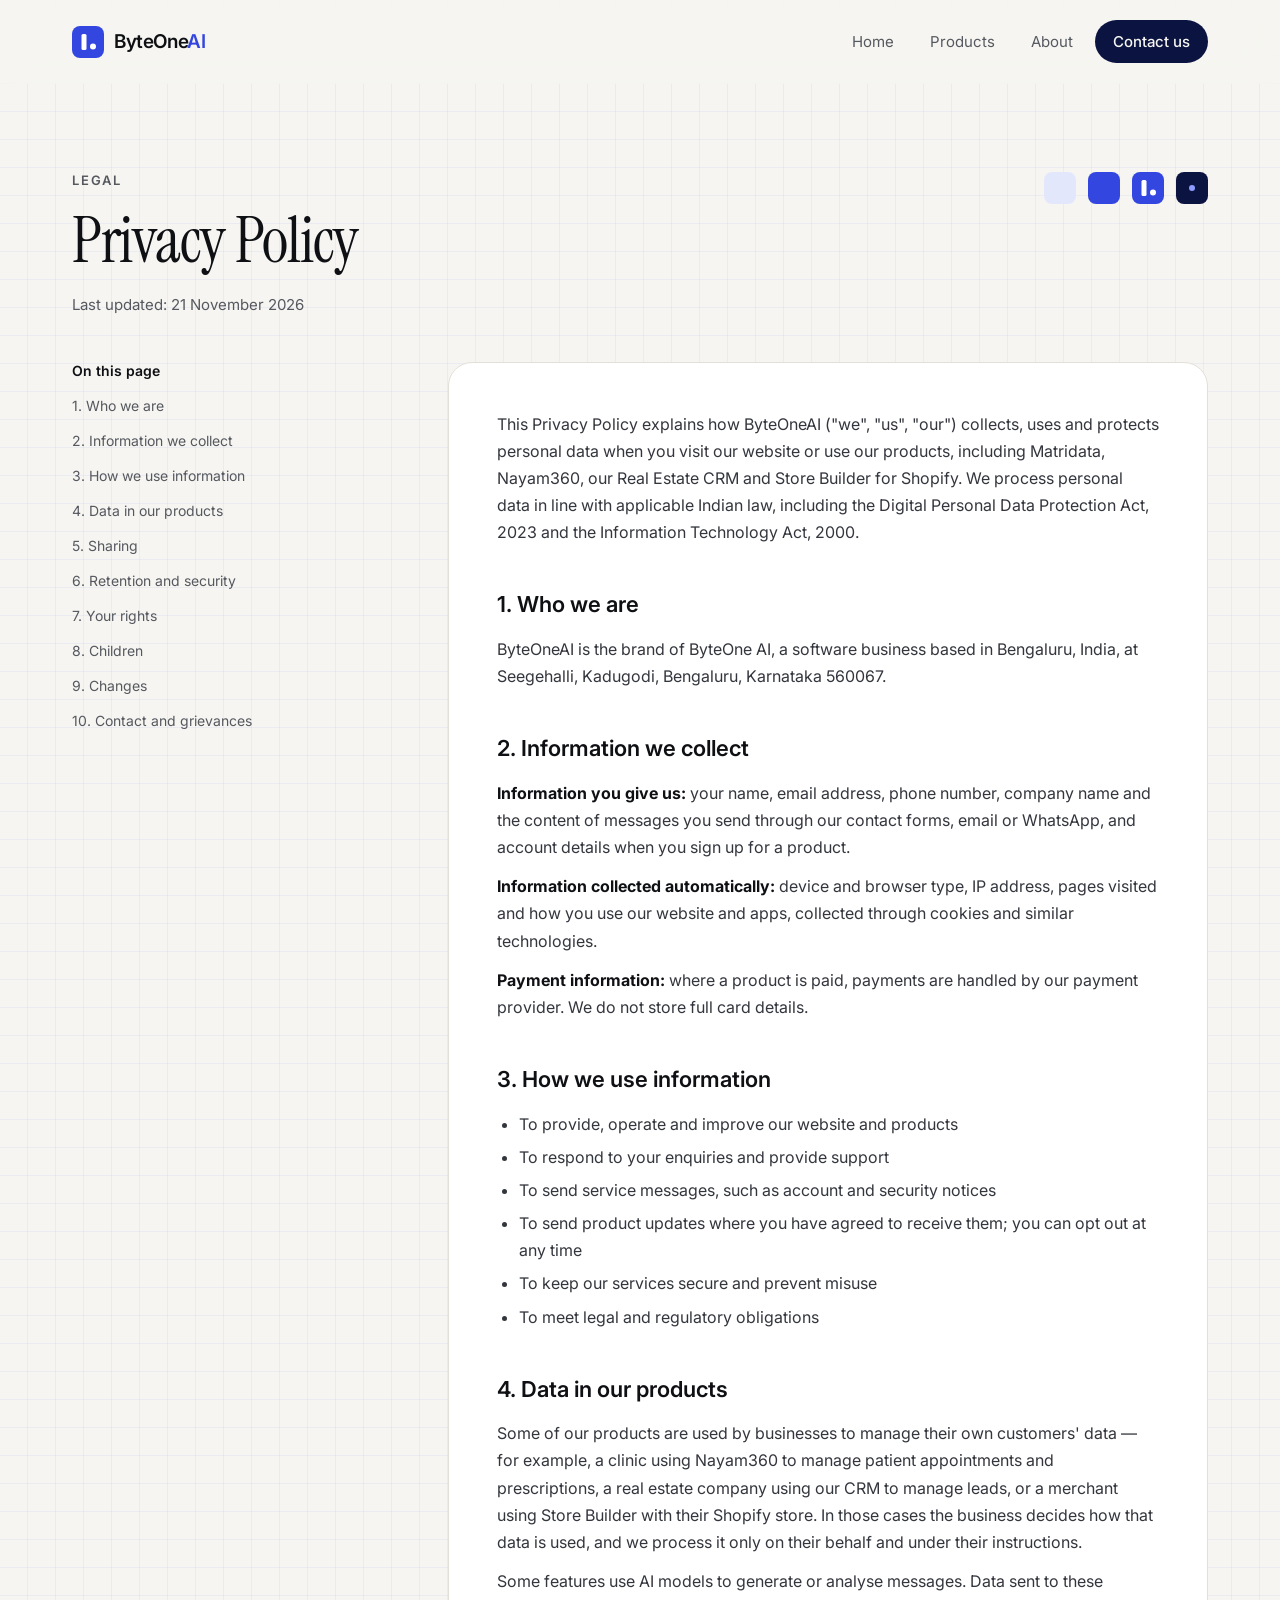
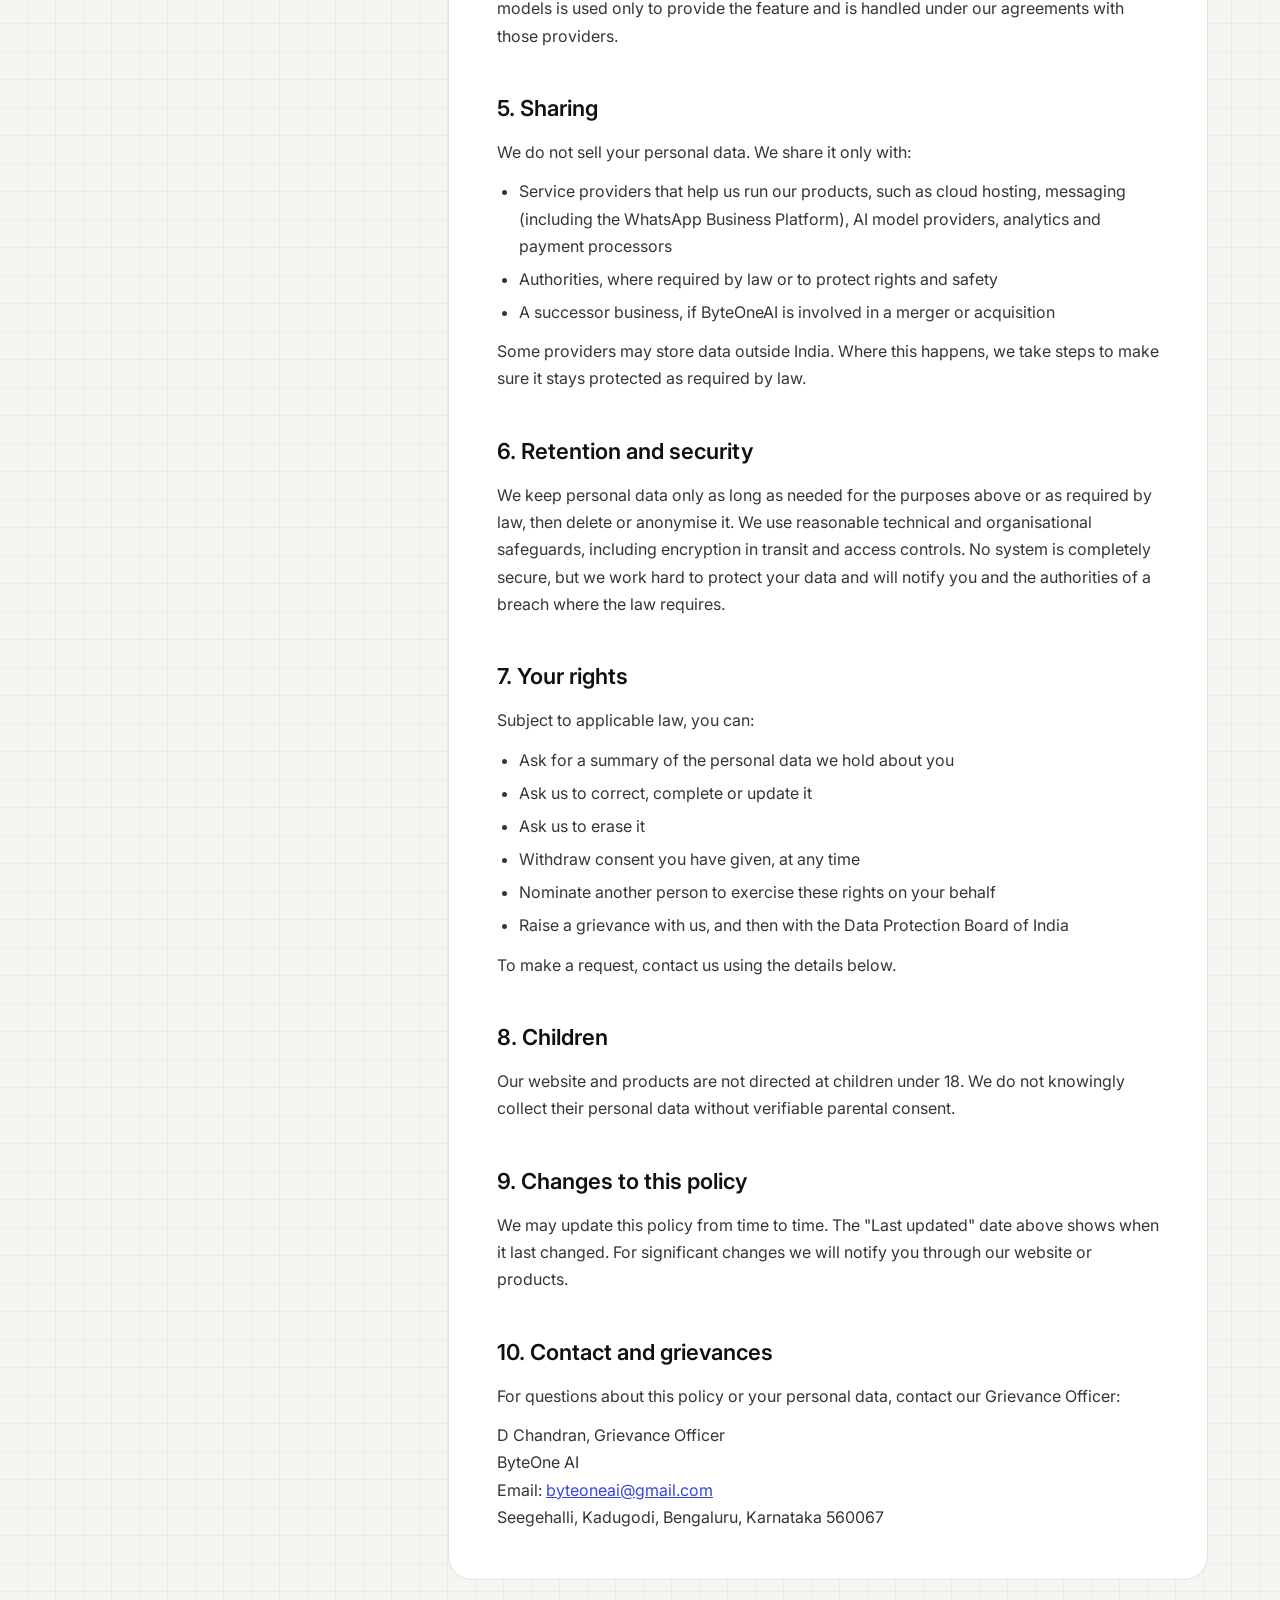
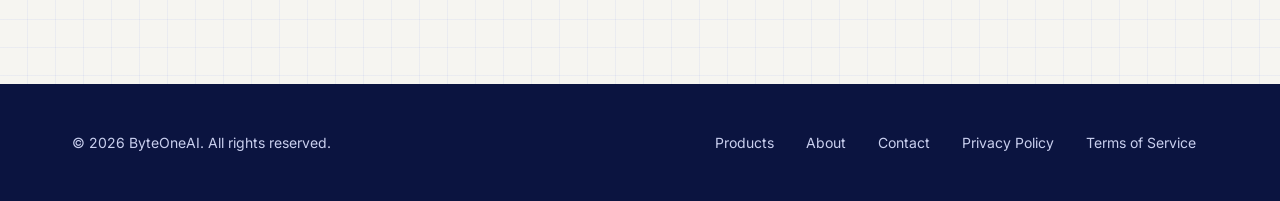
<file: privacy.html>
<!doctype html>
<html lang="en">
<head>
<meta charset="utf-8">
<meta name="viewport" content="width=device-width, initial-scale=1">
<title>ByteOneAI — Privacy Policy</title>
<meta name="description" content="How ByteOneAI collects, uses and protects personal data.">
<meta property="og:title" content="ByteOneAI — Privacy Policy">
<meta property="og:description" content="How ByteOneAI collects, uses and protects personal data.">
<meta property="og:type" content="website">
<link rel="icon" href="/favicon.ico" sizes="any">
<link rel="icon" href="/favicon.svg" type="image/svg+xml">
<link rel="apple-touch-icon" href="/apple-touch-icon.png">
<meta property="og:image" content="https://byteoneai.com/og-image.png">
<meta name="twitter:card" content="summary_large_image">
<meta name="theme-color" content="#3346E0">
<link rel="preconnect" href="https://fonts.googleapis.com">
<link href="https://fonts.googleapis.com/css2?family=Instrument+Serif:ital@0;1&amp;family=Inter:wght@400;500;600&amp;display=swap" rel="stylesheet">
<style>
body{margin:0;background:#F6F5F1}
a{color:#3346E0}a:hover{color:#1F2DA8}
</style>
<style>html{scroll-behavior:smooth}*,*::before,*::after{box-sizing:border-box}img{max-width:100%}</style>
<script>document.documentElement.classList.add("js")</script>
<link rel="stylesheet" href="/style.css?v=5">
<script src="/site.js?v=2" defer></script>
</head>
<body>
<div style="font-family: Inter, system-ui, sans-serif; color: #0E1014; background: #F6F5F1; min-height: 100vh">

<header class="site-header" style="border-bottom: 1px solid #E2E0D8">
<nav aria-label="Main" style="max-width: 1200px; margin: 0 auto; padding: 20px 32px; display: flex; flex-wrap: wrap; align-items: center; justify-content: space-between; gap: 16px">
<a href="index.html" style="display: flex; align-items: center; gap: 10px; text-decoration: none; color: #0E1014">
<svg width="32" height="32" viewBox="0 0 64 64" aria-hidden="true"><rect width="64" height="64" rx="16" fill="#3346E0"></rect><rect x="19" y="16" width="10" height="32" rx="3" fill="#FFFFFF"></rect><circle cx="42" cy="41" r="6" fill="#FFFFFF"></circle></svg>
<span style="font-size: 19px; font-weight: 600; letter-spacing: -0.02em">ByteOne<span style="color: #3346E0">AI</span></span>
</a>
<div style="display: flex; flex-wrap: wrap; align-items: center; gap: 8px">
<a href="index.html" style="padding: 12px 14px; font-size: 15px; color: #55585F; text-decoration: none">Home</a>
<a href="products.html" style="padding: 12px 14px; font-size: 15px; color: #55585F; text-decoration: none">Products</a>
<a href="about.html" style="padding: 12px 14px; font-size: 15px; color: #55585F; text-decoration: none">About</a>
<a href="contact.html" style="padding: 12px 18px; font-size: 15px; color: #F6F5F1; background: #0B1440; border-radius: 999px; text-decoration: none; font-weight: 500">Contact us</a>
</div>
</nav>
</header>
<div class="hero-bg">

<section class="hero" style="max-width: 1200px; margin: 0 auto; padding: 88px 32px 48px"><div class="hero-chip" aria-hidden="true"><svg width="164" height="32" viewBox="0 0 164 32"><rect x="0" y="0" width="32" height="32" rx="8" fill="#E3E7FB"/><rect x="44" y="0" width="32" height="32" rx="8" fill="#3346E0" class="pulse d1"/><g class="float"><rect x="88" y="0" width="32" height="32" rx="8" fill="#3346E0"/><rect x="97.5" y="8" width="5" height="16" rx="1.5" fill="#fff"/><circle cx="109" cy="20.5" r="3" fill="#fff"/></g><rect x="132" y="0" width="32" height="32" rx="8" fill="#0B1440"/><circle cx="148" cy="16" r="3" fill="#8E9BFF"/></svg></div>
<p style="margin: 0 0 20px; font-size: 13px; font-weight: 600; letter-spacing: 0.14em; text-transform: uppercase; color: #55585F">Legal</p>
<h1 style="margin: 0; font-family: 'Instrument Serif', Georgia, serif; font-weight: 400; font-size: clamp(2.75rem, 5vw, 4.5rem); line-height: 1.04; letter-spacing: -0.02em">Privacy Policy</h1>
<p style="margin: 20px 0 0; font-size: 15px; color: #55585F">Last updated: 21 November 2026</p>
</section>
</div>

<div style="max-width: 1200px; margin: 0 auto; padding: 0 32px 104px; display: flex; flex-wrap: wrap; gap: 56px; align-items: flex-start">
<nav aria-label="On this page" style="flex: 1 1 220px; display: flex; flex-direction: column; gap: 2px; font-size: 14px">
<span style="font-weight: 600; margin-bottom: 8px">On this page</span>
<a href="#p1" style="padding: 8px 0; color: #55585F; text-decoration: none">1. Who we are</a>
<a href="#p2" style="padding: 8px 0; color: #55585F; text-decoration: none">2. Information we collect</a>
<a href="#p3" style="padding: 8px 0; color: #55585F; text-decoration: none">3. How we use information</a>
<a href="#p4" style="padding: 8px 0; color: #55585F; text-decoration: none">4. Data in our products</a>
<a href="#p5" style="padding: 8px 0; color: #55585F; text-decoration: none">5. Sharing</a>
<a href="#p6" style="padding: 8px 0; color: #55585F; text-decoration: none">6. Retention and security</a>
<a href="#p7" style="padding: 8px 0; color: #55585F; text-decoration: none">7. Your rights</a>
<a href="#p8" style="padding: 8px 0; color: #55585F; text-decoration: none">8. Children</a>
<a href="#p9" style="padding: 8px 0; color: #55585F; text-decoration: none">9. Changes</a>
<a href="#p10" style="padding: 8px 0; color: #55585F; text-decoration: none">10. Contact and grievances</a>
</nav>

<article style="flex: 999 1 560px; min-width: 0; max-width: 760px; background: #FFFFFF; border: 1px solid #E2E0D8; border-radius: 24px; padding: 48px; box-sizing: border-box; font-size: 16px; line-height: 1.7; color: #33363D">
<p style="margin: 0 0 24px">This Privacy Policy explains how ByteOneAI ("we", "us", "our") collects, uses and protects personal data when you visit our website or use our products, including Matridata, Nayam360, our Real Estate CRM and Store Builder for Shopify. We process personal data in line with applicable Indian law, including the Digital Personal Data Protection Act, 2023 and the Information Technology Act, 2000.</p>

<h2 id="p1" style="margin: 40px 0 12px; font-size: 22px; font-weight: 600; color: #0E1014">1. Who we are</h2>
<p style="margin: 0">ByteOneAI is the brand of ByteOne AI, a software business based in Bengaluru, India, at Seegehalli, Kadugodi, Bengaluru, Karnataka 560067.</p>

<h2 id="p2" style="margin: 40px 0 12px; font-size: 22px; font-weight: 600; color: #0E1014">2. Information we collect</h2>
<p style="margin: 0 0 12px"><strong style="color: #0E1014">Information you give us:</strong> your name, email address, phone number, company name and the content of messages you send through our contact forms, email or WhatsApp, and account details when you sign up for a product.</p>
<p style="margin: 0 0 12px"><strong style="color: #0E1014">Information collected automatically:</strong> device and browser type, IP address, pages visited and how you use our website and apps, collected through cookies and similar technologies.</p>
<p style="margin: 0"><strong style="color: #0E1014">Payment information:</strong> where a product is paid, payments are handled by our payment provider. We do not store full card details.</p>

<h2 id="p3" style="margin: 40px 0 12px; font-size: 22px; font-weight: 600; color: #0E1014">3. How we use information</h2>
<ul style="margin: 0; padding-left: 22px; display: flex; flex-direction: column; gap: 6px">
<li>To provide, operate and improve our website and products</li>
<li>To respond to your enquiries and provide support</li>
<li>To send service messages, such as account and security notices</li>
<li>To send product updates where you have agreed to receive them; you can opt out at any time</li>
<li>To keep our services secure and prevent misuse</li>
<li>To meet legal and regulatory obligations</li>
</ul>

<h2 id="p4" style="margin: 40px 0 12px; font-size: 22px; font-weight: 600; color: #0E1014">4. Data in our products</h2>
<p style="margin: 0 0 12px">Some of our products are used by businesses to manage their own customers' data — for example, a clinic using Nayam360 to manage patient appointments and prescriptions, a real estate company using our CRM to manage leads, or a merchant using Store Builder with their Shopify store. In those cases the business decides how that data is used, and we process it only on their behalf and under their instructions.</p>
<p style="margin: 0">Some features use AI models to generate or analyse messages. Data sent to these models is used only to provide the feature and is handled under our agreements with those providers.</p>

<h2 id="p5" style="margin: 40px 0 12px; font-size: 22px; font-weight: 600; color: #0E1014">5. Sharing</h2>
<p style="margin: 0 0 12px">We do not sell your personal data. We share it only with:</p>
<ul style="margin: 0; padding-left: 22px; display: flex; flex-direction: column; gap: 6px">
<li>Service providers that help us run our products, such as cloud hosting, messaging (including the WhatsApp Business Platform), AI model providers, analytics and payment processors</li>
<li>Authorities, where required by law or to protect rights and safety</li>
<li>A successor business, if ByteOneAI is involved in a merger or acquisition</li>
</ul>
<p style="margin: 12px 0 0">Some providers may store data outside India. Where this happens, we take steps to make sure it stays protected as required by law.</p>

<h2 id="p6" style="margin: 40px 0 12px; font-size: 22px; font-weight: 600; color: #0E1014">6. Retention and security</h2>
<p style="margin: 0">We keep personal data only as long as needed for the purposes above or as required by law, then delete or anonymise it. We use reasonable technical and organisational safeguards, including encryption in transit and access controls. No system is completely secure, but we work hard to protect your data and will notify you and the authorities of a breach where the law requires.</p>

<h2 id="p7" style="margin: 40px 0 12px; font-size: 22px; font-weight: 600; color: #0E1014">7. Your rights</h2>
<p style="margin: 0 0 12px">Subject to applicable law, you can:</p>
<ul style="margin: 0; padding-left: 22px; display: flex; flex-direction: column; gap: 6px">
<li>Ask for a summary of the personal data we hold about you</li>
<li>Ask us to correct, complete or update it</li>
<li>Ask us to erase it</li>
<li>Withdraw consent you have given, at any time</li>
<li>Nominate another person to exercise these rights on your behalf</li>
<li>Raise a grievance with us, and then with the Data Protection Board of India</li>
</ul>
<p style="margin: 12px 0 0">To make a request, contact us using the details below.</p>

<h2 id="p8" style="margin: 40px 0 12px; font-size: 22px; font-weight: 600; color: #0E1014">8. Children</h2>
<p style="margin: 0">Our website and products are not directed at children under 18. We do not knowingly collect their personal data without verifiable parental consent.</p>

<h2 id="p9" style="margin: 40px 0 12px; font-size: 22px; font-weight: 600; color: #0E1014">9. Changes to this policy</h2>
<p style="margin: 0">We may update this policy from time to time. The "Last updated" date above shows when it last changed. For significant changes we will notify you through our website or products.</p>

<h2 id="p10" style="margin: 40px 0 12px; font-size: 22px; font-weight: 600; color: #0E1014">10. Contact and grievances</h2>
<p style="margin: 0 0 12px">For questions about this policy or your personal data, contact our Grievance Officer:</p>
<p style="margin: 0">D Chandran, Grievance Officer<br>ByteOne AI<br>Email: <a href="mailto:byteoneai@gmail.com">byteoneai@gmail.com</a><br>Seegehalli, Kadugodi, Bengaluru, Karnataka 560067</p>
</article>
</div>

<footer class="site-footer">
<div style="max-width: 1200px; margin: 0 auto; padding: 40px 32px; display: flex; flex-wrap: wrap; justify-content: space-between; align-items: center; gap: 16px; font-size: 14px; color: #55585F">
<span>© 2026 ByteOneAI. All rights reserved.</span>
<div style="display: flex; flex-wrap: wrap; gap: 8px">
<a href="products.html" style="padding: 10px 12px; color: #55585F; text-decoration: none">Products</a>
<a href="about.html" style="padding: 10px 12px; color: #55585F; text-decoration: none">About</a>
<a href="contact.html" style="padding: 10px 12px; color: #55585F; text-decoration: none">Contact</a>
<a href="privacy.html" style="padding: 10px 12px; color: #55585F; text-decoration: none">Privacy Policy</a>
<a href="terms.html" style="padding: 10px 12px; color: #55585F; text-decoration: none">Terms of Service</a>
</div>
</div>
</footer>

</div>
</body>
</html>
</file>
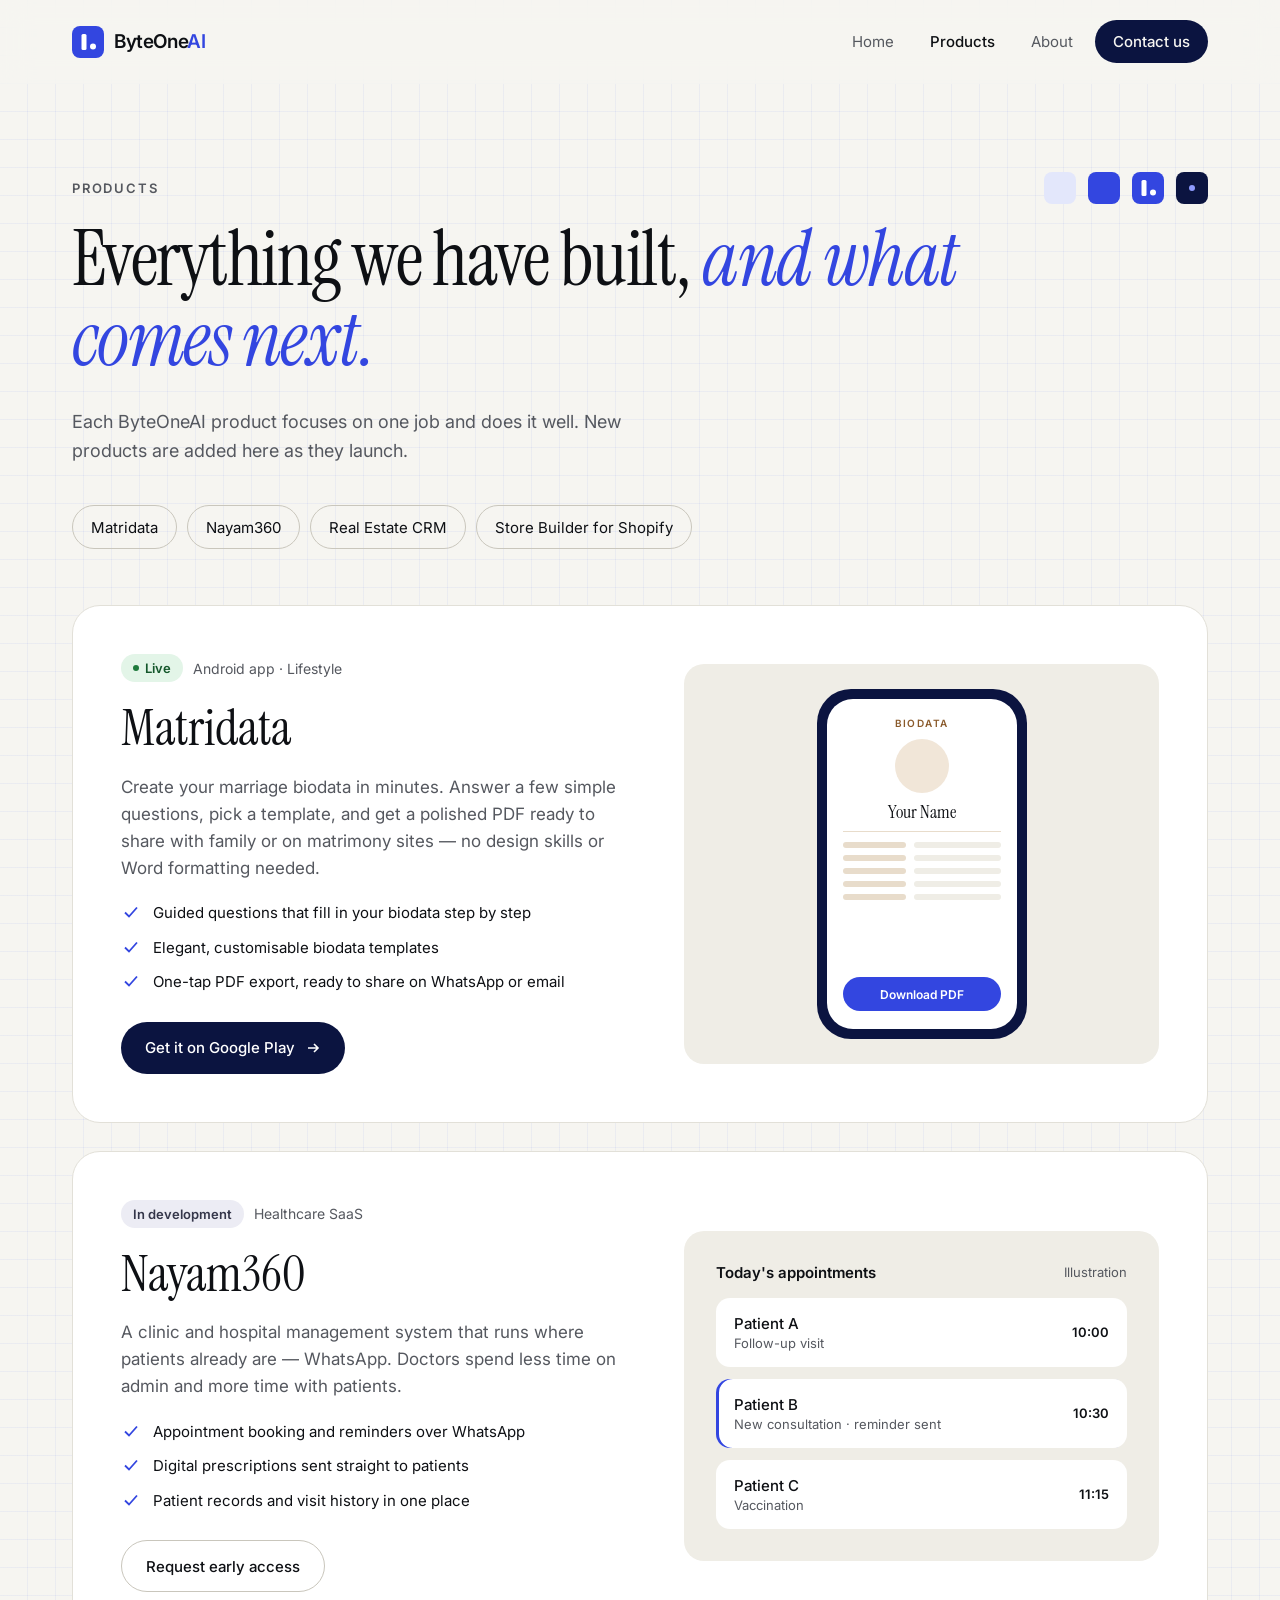
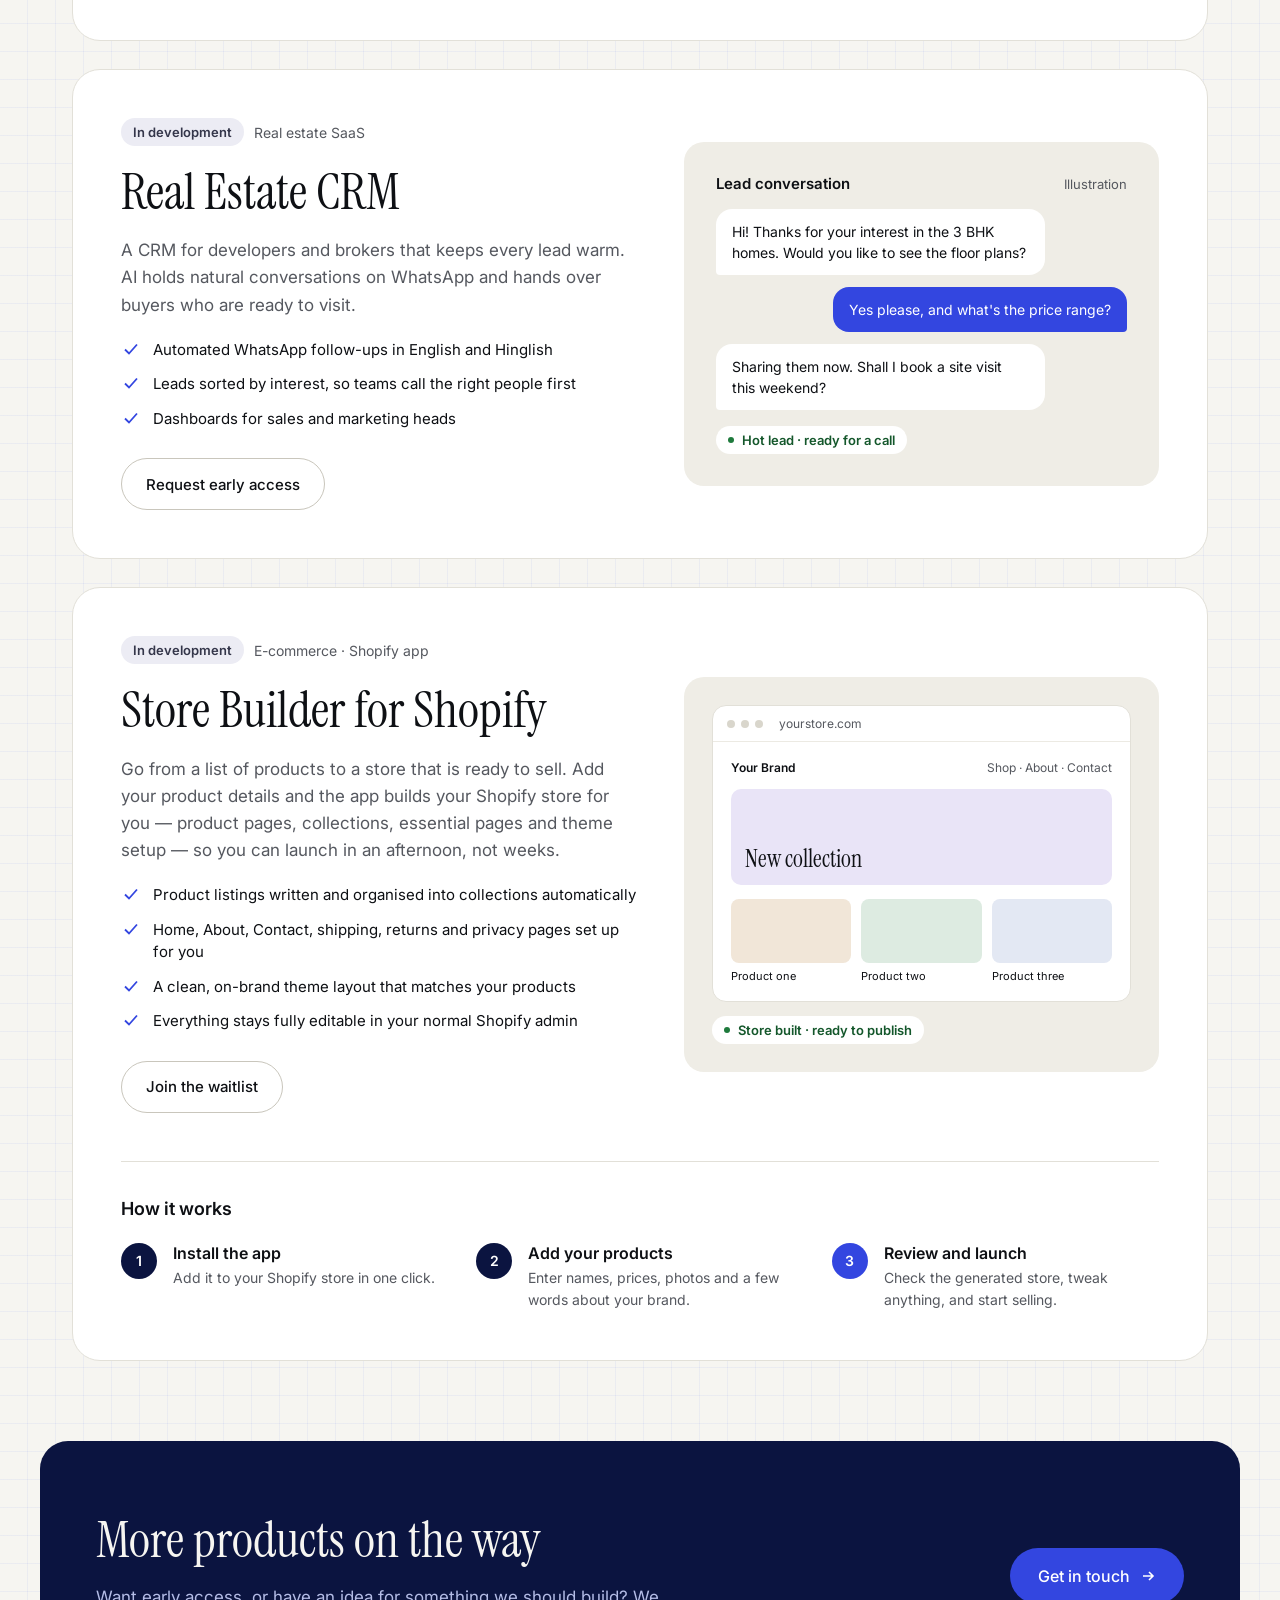
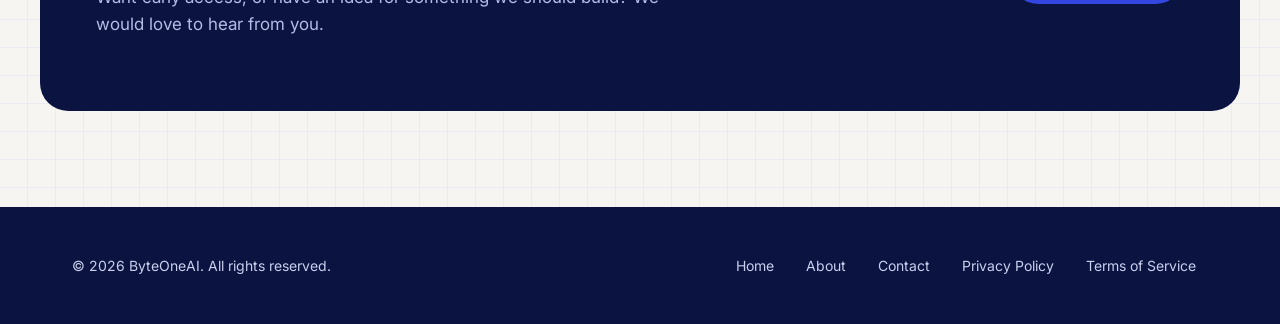
<file: products.html>
<!doctype html>
<html lang="en">
<head>
<meta charset="utf-8">
<meta name="viewport" content="width=device-width, initial-scale=1">
<title>ByteOneAI — Products</title>
<meta name="description" content="ByteOneAI products: Matridata biodata maker, Nayam360 clinic and hospital management, Real Estate CRM and Store Builder for Shopify.">
<meta property="og:title" content="ByteOneAI — Products">
<meta property="og:description" content="ByteOneAI products: Matridata biodata maker, Nayam360 clinic and hospital management, Real Estate CRM and Store Builder for Shopify.">
<meta property="og:type" content="website">
<link rel="icon" href="/favicon.ico" sizes="any">
<link rel="icon" href="/favicon.svg" type="image/svg+xml">
<link rel="apple-touch-icon" href="/apple-touch-icon.png">
<meta property="og:image" content="https://byteoneai.com/og-image.png">
<meta name="twitter:card" content="summary_large_image">
<meta name="theme-color" content="#3346E0">
<link rel="preconnect" href="https://fonts.googleapis.com">
<link href="https://fonts.googleapis.com/css2?family=Instrument+Serif:ital@0;1&amp;family=Inter:wght@400;500;600&amp;display=swap" rel="stylesheet">
<style>
body{margin:0;background:#F6F5F1}
a{color:#3346E0}a:hover{color:#1F2DA8}
</style>
<style>html{scroll-behavior:smooth}*,*::before,*::after{box-sizing:border-box}img{max-width:100%}</style>
<script>document.documentElement.classList.add("js")</script>
<link rel="stylesheet" href="/style.css?v=5">
<script src="/site.js?v=2" defer></script>
</head>
<body>
<div style="font-family: Inter, system-ui, sans-serif; color: #0E1014; background: #F6F5F1; min-height: 100vh">

<header class="site-header" style="border-bottom: 1px solid #E2E0D8">
<nav aria-label="Main" style="max-width: 1200px; margin: 0 auto; padding: 20px 32px; display: flex; flex-wrap: wrap; align-items: center; justify-content: space-between; gap: 16px">
<a href="index.html" style="display: flex; align-items: center; gap: 10px; text-decoration: none; color: #0E1014">
<svg width="32" height="32" viewBox="0 0 64 64" aria-hidden="true"><rect width="64" height="64" rx="16" fill="#3346E0"></rect><rect x="19" y="16" width="10" height="32" rx="3" fill="#FFFFFF"></rect><circle cx="42" cy="41" r="6" fill="#FFFFFF"></circle></svg>
<span style="font-size: 19px; font-weight: 600; letter-spacing: -0.02em">ByteOne<span style="color: #3346E0">AI</span></span>
</a>
<div style="display: flex; flex-wrap: wrap; align-items: center; gap: 8px">
<a href="index.html" style="padding: 12px 14px; font-size: 15px; color: #55585F; text-decoration: none">Home</a>
<a href="products.html" style="padding: 12px 14px; font-size: 15px; color: #0E1014; text-decoration: none; font-weight: 500">Products</a>
<a href="about.html" style="padding: 12px 14px; font-size: 15px; color: #55585F; text-decoration: none">About</a>
<a href="contact.html" style="padding: 12px 18px; font-size: 15px; color: #F6F5F1; background: #0B1440; border-radius: 999px; text-decoration: none; font-weight: 500">Contact us</a>
</div>
</nav>
</header>
<div class="hero-bg">

<section class="hero" style="max-width: 1200px; margin: 0 auto; padding: 96px 32px 56px"><div class="hero-chip" aria-hidden="true"><svg width="164" height="32" viewBox="0 0 164 32"><rect x="0" y="0" width="32" height="32" rx="8" fill="#E3E7FB"/><rect x="44" y="0" width="32" height="32" rx="8" fill="#3346E0" class="pulse d1"/><g class="float"><rect x="88" y="0" width="32" height="32" rx="8" fill="#3346E0"/><rect x="97.5" y="8" width="5" height="16" rx="1.5" fill="#fff"/><circle cx="109" cy="20.5" r="3" fill="#fff"/></g><rect x="132" y="0" width="32" height="32" rx="8" fill="#0B1440"/><circle cx="148" cy="16" r="3" fill="#8E9BFF"/></svg></div>
<p style="margin: 0 0 24px; font-size: 13px; font-weight: 600; letter-spacing: 0.14em; text-transform: uppercase; color: #55585F">Products</p>
<h1 style="margin: 0; max-width: 900px; font-family: 'Instrument Serif', Georgia, serif; font-weight: 400; font-size: clamp(2.75rem, 6vw, 5rem); line-height: 1.04; letter-spacing: -0.02em">Everything we have built, <em style="color: #3346E0">and what comes next.</em></h1>
<p style="margin: 28px 0 0; max-width: 600px; font-size: 18px; line-height: 1.6; color: #55585F">Each ByteOneAI product focuses on one job and does it well. New products are added here as they launch.</p>
<div style="margin-top: 40px; display: flex; flex-wrap: wrap; gap: 10px">
<a href="#matridata" style="display: inline-flex; align-items: center; min-height: 44px; padding: 0 18px; border-radius: 999px; border: 1px solid #C9C6BC; color: #0E1014; text-decoration: none; font-size: 15px">Matridata</a>
<a href="#nayam360" style="display: inline-flex; align-items: center; min-height: 44px; padding: 0 18px; border-radius: 999px; border: 1px solid #C9C6BC; color: #0E1014; text-decoration: none; font-size: 15px">Nayam360</a>
<a href="#realestate" style="display: inline-flex; align-items: center; min-height: 44px; padding: 0 18px; border-radius: 999px; border: 1px solid #C9C6BC; color: #0E1014; text-decoration: none; font-size: 15px">Real Estate CRM</a>
<a href="#storebuilder" style="display: inline-flex; align-items: center; min-height: 44px; padding: 0 18px; border-radius: 999px; border: 1px solid #C9C6BC; color: #0E1014; text-decoration: none; font-size: 15px">Store Builder for Shopify</a>
</div>
</section>
</div>

<div style="max-width: 1200px; margin: 0 auto; padding: 0 32px 40px; display: flex; flex-direction: column; gap: 28px">

<article id="matridata" aria-labelledby="matridata-h" style="background: #FFFFFF; border: 1px solid #E2E0D8; border-radius: 28px; padding: 48px; display: flex; flex-wrap: wrap; gap: 48px; align-items: center">
<div style="flex: 1 1 400px; min-width: 0; display: flex; flex-direction: column; gap: 20px">
<div style="display: flex; flex-wrap: wrap; gap: 10px; align-items: center">
<span style="display: inline-flex; align-items: center; gap: 6px; padding: 6px 12px; border-radius: 999px; background: #E3F5E8; color: #14572B; font-size: 13px; font-weight: 600"><svg width="6" height="6" aria-hidden="true"><circle cx="3" cy="3" r="3" fill="#1E7A3C"></circle></svg>Live</span>
<span style="font-size: 14px; color: #55585F">Android app · Lifestyle</span>
</div>
<h2 id="matridata-h" style="margin: 0; font-family: 'Instrument Serif', Georgia, serif; font-weight: 400; font-size: clamp(2.5rem, 4vw, 3.5rem); line-height: 1">Matridata</h2>
<p style="margin: 0; font-size: 17px; line-height: 1.6; color: #55585F">Create your marriage biodata in minutes. Answer a few simple questions, pick a template, and get a polished PDF ready to share with family or on matrimony sites — no design skills or Word formatting needed.</p>
<ul style="margin: 0; padding: 0; list-style: none; display: flex; flex-direction: column; gap: 12px">
<li style="display: flex; gap: 12px; font-size: 15px; line-height: 1.5"><svg width="20" height="20" viewBox="0 0 20 20" fill="none" stroke="#3346E0" stroke-width="1.8" aria-hidden="true" style="flex: none"><path d="M4 10.5l4 4 8-9"></path></svg>Guided questions that fill in your biodata step by step</li>
<li style="display: flex; gap: 12px; font-size: 15px; line-height: 1.5"><svg width="20" height="20" viewBox="0 0 20 20" fill="none" stroke="#3346E0" stroke-width="1.8" aria-hidden="true" style="flex: none"><path d="M4 10.5l4 4 8-9"></path></svg>Elegant, customisable biodata templates</li>
<li style="display: flex; gap: 12px; font-size: 15px; line-height: 1.5"><svg width="20" height="20" viewBox="0 0 20 20" fill="none" stroke="#3346E0" stroke-width="1.8" aria-hidden="true" style="flex: none"><path d="M4 10.5l4 4 8-9"></path></svg>One-tap PDF export, ready to share on WhatsApp or email</li>
</ul>
<div style="display: flex; flex-wrap: wrap; gap: 12px; margin-top: 8px">
<a href="https://play.google.com/store/apps/details?id=com.byteoneai.matridata&amp;hl=en_IN" style="display: inline-flex; align-items: center; gap: 10px; min-height: 52px; padding: 0 24px; border-radius: 999px; background: #0B1440; color: #FFFFFF; text-decoration: none; font-size: 15px; font-weight: 500">Get it on Google Play
<svg width="16" height="16" viewBox="0 0 16 16" fill="none" stroke="currentColor" stroke-width="1.6" aria-hidden="true"><path d="M3 8h10M9 4l4 4-4 4"></path></svg>
</a>
</div>
</div>
<div style="flex: 1 1 360px; min-width: 0; height: 400px; border-radius: 20px; background: #EFEDE6; display: flex; align-items: center; justify-content: center">
<div aria-hidden="true" style="width: 210px; height: 350px; border-radius: 34px; background: #0B1440; padding: 10px; box-sizing: border-box">
<div style="width: 100%; height: 100%; border-radius: 26px; background: #FFFFFF; padding: 18px 16px; box-sizing: border-box; display: flex; flex-direction: column; align-items: center; gap: 10px">
<span style="font-size: 10px; font-weight: 600; letter-spacing: 0.14em; color: #8A5A2B">BIODATA</span>
<div style="width: 54px; height: 54px; border-radius: 50%; background: #F1E6D8"></div>
<span style="font-family: 'Instrument Serif', Georgia, serif; font-size: 18px; line-height: 1">Your Name</span>
<div style="width: 100%; height: 1px; background: #E8DCCB"></div>
<div style="width: 100%; display: flex; flex-direction: column; gap: 7px">
<div style="display: flex; gap: 8px"><span style="width: 40%; height: 6px; border-radius: 3px; background: #E8DCCB"></span><span style="flex: 1; height: 6px; border-radius: 3px; background: #EFEDE6"></span></div>
<div style="display: flex; gap: 8px"><span style="width: 40%; height: 6px; border-radius: 3px; background: #E8DCCB"></span><span style="flex: 1; height: 6px; border-radius: 3px; background: #EFEDE6"></span></div>
<div style="display: flex; gap: 8px"><span style="width: 40%; height: 6px; border-radius: 3px; background: #E8DCCB"></span><span style="flex: 1; height: 6px; border-radius: 3px; background: #EFEDE6"></span></div>
<div style="display: flex; gap: 8px"><span style="width: 40%; height: 6px; border-radius: 3px; background: #E8DCCB"></span><span style="flex: 1; height: 6px; border-radius: 3px; background: #EFEDE6"></span></div>
<div style="display: flex; gap: 8px"><span style="width: 40%; height: 6px; border-radius: 3px; background: #E8DCCB"></span><span style="flex: 1; height: 6px; border-radius: 3px; background: #EFEDE6"></span></div>
</div>
<div style="margin-top: auto; width: 100%; min-height: 34px; border-radius: 999px; background: #3346E0; color: #FFFFFF; font-size: 12px; font-weight: 600; display: flex; align-items: center; justify-content: center">Download PDF</div>
</div>
</div>
</div>
</article>

<article id="nayam360" aria-labelledby="nayam-h" style="background: #FFFFFF; border: 1px solid #E2E0D8; border-radius: 28px; padding: 48px; display: flex; flex-wrap: wrap; gap: 48px; align-items: center">
<div style="flex: 1 1 400px; min-width: 0; display: flex; flex-direction: column; gap: 20px">
<div style="display: flex; flex-wrap: wrap; gap: 10px; align-items: center">
<span style="padding: 6px 12px; border-radius: 999px; background: #ECECF4; color: #34364A; font-size: 13px; font-weight: 600">In development</span>
<span style="font-size: 14px; color: #55585F">Healthcare SaaS</span>
</div>
<h2 id="nayam-h" style="margin: 0; font-family: 'Instrument Serif', Georgia, serif; font-weight: 400; font-size: clamp(2.5rem, 4vw, 3.5rem); line-height: 1">Nayam360</h2>
<p style="margin: 0; font-size: 17px; line-height: 1.6; color: #55585F">A clinic and hospital management system that runs where patients already are — WhatsApp. Doctors spend less time on admin and more time with patients.</p>
<ul style="margin: 0; padding: 0; list-style: none; display: flex; flex-direction: column; gap: 12px">
<li style="display: flex; gap: 12px; font-size: 15px; line-height: 1.5"><svg width="20" height="20" viewBox="0 0 20 20" fill="none" stroke="#3346E0" stroke-width="1.8" aria-hidden="true" style="flex: none"><path d="M4 10.5l4 4 8-9"></path></svg>Appointment booking and reminders over WhatsApp</li>
<li style="display: flex; gap: 12px; font-size: 15px; line-height: 1.5"><svg width="20" height="20" viewBox="0 0 20 20" fill="none" stroke="#3346E0" stroke-width="1.8" aria-hidden="true" style="flex: none"><path d="M4 10.5l4 4 8-9"></path></svg>Digital prescriptions sent straight to patients</li>
<li style="display: flex; gap: 12px; font-size: 15px; line-height: 1.5"><svg width="20" height="20" viewBox="0 0 20 20" fill="none" stroke="#3346E0" stroke-width="1.8" aria-hidden="true" style="flex: none"><path d="M4 10.5l4 4 8-9"></path></svg>Patient records and visit history in one place</li>
</ul>
<div style="display: flex; flex-wrap: wrap; gap: 12px; margin-top: 8px">
<a href="mailto:byteoneai@gmail.com?subject=Nayam360%20early%20access" style="display: inline-flex; align-items: center; min-height: 52px; padding: 0 24px; border-radius: 999px; border: 1px solid #C9C6BC; color: #0E1014; text-decoration: none; font-size: 15px; font-weight: 500">Request early access</a>
</div>
</div>
<div style="flex: 1 1 360px; min-width: 0; border-radius: 20px; background: #EFEDE6; padding: 32px; box-sizing: border-box; display: flex; flex-direction: column; gap: 12px" aria-hidden="true">
<div style="display: flex; justify-content: space-between; align-items: center; margin-bottom: 4px">
<span style="font-size: 15px; font-weight: 600">Today's appointments</span>
<span style="font-size: 13px; color: #55585F">Illustration</span>
</div>
<div style="background: #FFFFFF; border-radius: 14px; padding: 16px 18px; display: flex; justify-content: space-between; align-items: center; gap: 12px">
<div><div style="font-size: 15px; font-weight: 500">Patient A</div><div style="font-size: 13px; color: #55585F; margin-top: 2px">Follow-up visit</div></div>
<span style="font-size: 13px; font-weight: 600">10:00</span>
</div>
<div style="background: #FFFFFF; border-radius: 14px; padding: 16px 18px; display: flex; justify-content: space-between; align-items: center; gap: 12px; box-shadow: inset 3px 0 0 #3346E0">
<div><div style="font-size: 15px; font-weight: 500">Patient B</div><div style="font-size: 13px; color: #55585F; margin-top: 2px">New consultation · reminder sent</div></div>
<span style="font-size: 13px; font-weight: 600">10:30</span>
</div>
<div style="background: #FFFFFF; border-radius: 14px; padding: 16px 18px; display: flex; justify-content: space-between; align-items: center; gap: 12px">
<div><div style="font-size: 15px; font-weight: 500">Patient C</div><div style="font-size: 13px; color: #55585F; margin-top: 2px">Vaccination</div></div>
<span style="font-size: 13px; font-weight: 600">11:15</span>
</div>
</div>
</article>

<article id="realestate" aria-labelledby="re-h" style="background: #FFFFFF; border: 1px solid #E2E0D8; border-radius: 28px; padding: 48px; display: flex; flex-wrap: wrap; gap: 48px; align-items: center">
<div style="flex: 1 1 400px; min-width: 0; display: flex; flex-direction: column; gap: 20px">
<div style="display: flex; flex-wrap: wrap; gap: 10px; align-items: center">
<span style="padding: 6px 12px; border-radius: 999px; background: #ECECF4; color: #34364A; font-size: 13px; font-weight: 600">In development</span>
<span style="font-size: 14px; color: #55585F">Real estate SaaS</span>
</div>
<h2 id="re-h" style="margin: 0; font-family: 'Instrument Serif', Georgia, serif; font-weight: 400; font-size: clamp(2.5rem, 4vw, 3.5rem); line-height: 1">Real Estate CRM</h2>
<p style="margin: 0; font-size: 17px; line-height: 1.6; color: #55585F">A CRM for developers and brokers that keeps every lead warm. AI holds natural conversations on WhatsApp and hands over buyers who are ready to visit.</p>
<ul style="margin: 0; padding: 0; list-style: none; display: flex; flex-direction: column; gap: 12px">
<li style="display: flex; gap: 12px; font-size: 15px; line-height: 1.5"><svg width="20" height="20" viewBox="0 0 20 20" fill="none" stroke="#3346E0" stroke-width="1.8" aria-hidden="true" style="flex: none"><path d="M4 10.5l4 4 8-9"></path></svg>Automated WhatsApp follow-ups in English and Hinglish</li>
<li style="display: flex; gap: 12px; font-size: 15px; line-height: 1.5"><svg width="20" height="20" viewBox="0 0 20 20" fill="none" stroke="#3346E0" stroke-width="1.8" aria-hidden="true" style="flex: none"><path d="M4 10.5l4 4 8-9"></path></svg>Leads sorted by interest, so teams call the right people first</li>
<li style="display: flex; gap: 12px; font-size: 15px; line-height: 1.5"><svg width="20" height="20" viewBox="0 0 20 20" fill="none" stroke="#3346E0" stroke-width="1.8" aria-hidden="true" style="flex: none"><path d="M4 10.5l4 4 8-9"></path></svg>Dashboards for sales and marketing heads</li>
</ul>
<div style="display: flex; flex-wrap: wrap; gap: 12px; margin-top: 8px">
<a href="mailto:byteoneai@gmail.com?subject=Real%20Estate%20CRM%20early%20access" style="display: inline-flex; align-items: center; min-height: 52px; padding: 0 24px; border-radius: 999px; border: 1px solid #C9C6BC; color: #0E1014; text-decoration: none; font-size: 15px; font-weight: 500">Request early access</a>
</div>
</div>
<div style="flex: 1 1 360px; min-width: 0; border-radius: 20px; background: #EFEDE6; padding: 32px; box-sizing: border-box; display: flex; flex-direction: column; gap: 12px" aria-hidden="true">
<div style="display: flex; justify-content: space-between; align-items: center; margin-bottom: 4px">
<span style="font-size: 15px; font-weight: 600">Lead conversation</span>
<span style="font-size: 13px; color: #55585F">Illustration</span>
</div>
<div style="align-self: flex-start; max-width: 80%; background: #FFFFFF; border-radius: 16px 16px 16px 4px; padding: 12px 16px; font-size: 14px; line-height: 1.5">Hi! Thanks for your interest in the 3 BHK homes. Would you like to see the floor plans?</div>
<div style="align-self: flex-end; max-width: 80%; background: #3346E0; color: #FFFFFF; border-radius: 16px 16px 4px 16px; padding: 12px 16px; font-size: 14px; line-height: 1.5">Yes please, and what's the price range?</div>
<div style="align-self: flex-start; max-width: 80%; background: #FFFFFF; border-radius: 16px 16px 16px 4px; padding: 12px 16px; font-size: 14px; line-height: 1.5">Sharing them now. Shall I book a site visit this weekend?</div>
<div style="align-self: flex-start; display: inline-flex; align-items: center; gap: 8px; margin-top: 4px; padding: 6px 12px; border-radius: 999px; background: #FFFFFF; font-size: 13px; font-weight: 600; color: #14572B"><svg width="6" height="6" aria-hidden="true"><circle cx="3" cy="3" r="3" fill="#1E7A3C"></circle></svg>Hot lead · ready for a call</div>
</div>
</article>

<article id="storebuilder" aria-labelledby="sb-h" style="background: #FFFFFF; border: 1px solid #E2E0D8; border-radius: 28px; padding: 48px; display: flex; flex-wrap: wrap; gap: 48px; align-items: center">
<div style="flex: 1 1 400px; min-width: 0; display: flex; flex-direction: column; gap: 20px">
<div style="display: flex; flex-wrap: wrap; gap: 10px; align-items: center">
<span style="padding: 6px 12px; border-radius: 999px; background: #ECECF4; color: #34364A; font-size: 13px; font-weight: 600">In development</span>
<span style="font-size: 14px; color: #55585F">E-commerce · Shopify app</span>
</div>
<h2 id="sb-h" style="margin: 0; font-family: 'Instrument Serif', Georgia, serif; font-weight: 400; font-size: clamp(2.5rem, 4vw, 3.5rem); line-height: 1">Store Builder for Shopify</h2>
<p style="margin: 0; font-size: 17px; line-height: 1.6; color: #55585F">Go from a list of products to a store that is ready to sell. Add your product details and the app builds your Shopify store for you — product pages, collections, essential pages and theme setup — so you can launch in an afternoon, not weeks.</p>
<ul style="margin: 0; padding: 0; list-style: none; display: flex; flex-direction: column; gap: 12px">
<li style="display: flex; gap: 12px; font-size: 15px; line-height: 1.5"><svg width="20" height="20" viewBox="0 0 20 20" fill="none" stroke="#3346E0" stroke-width="1.8" aria-hidden="true" style="flex: none"><path d="M4 10.5l4 4 8-9"></path></svg>Product listings written and organised into collections automatically</li>
<li style="display: flex; gap: 12px; font-size: 15px; line-height: 1.5"><svg width="20" height="20" viewBox="0 0 20 20" fill="none" stroke="#3346E0" stroke-width="1.8" aria-hidden="true" style="flex: none"><path d="M4 10.5l4 4 8-9"></path></svg>Home, About, Contact, shipping, returns and privacy pages set up for you</li>
<li style="display: flex; gap: 12px; font-size: 15px; line-height: 1.5"><svg width="20" height="20" viewBox="0 0 20 20" fill="none" stroke="#3346E0" stroke-width="1.8" aria-hidden="true" style="flex: none"><path d="M4 10.5l4 4 8-9"></path></svg>A clean, on-brand theme layout that matches your products</li>
<li style="display: flex; gap: 12px; font-size: 15px; line-height: 1.5"><svg width="20" height="20" viewBox="0 0 20 20" fill="none" stroke="#3346E0" stroke-width="1.8" aria-hidden="true" style="flex: none"><path d="M4 10.5l4 4 8-9"></path></svg>Everything stays fully editable in your normal Shopify admin</li>
</ul>
<div style="display: flex; flex-wrap: wrap; gap: 12px; margin-top: 8px">
<a href="mailto:byteoneai@gmail.com?subject=Store%20Builder%20for%20Shopify%20waitlist" style="display: inline-flex; align-items: center; min-height: 52px; padding: 0 24px; border-radius: 999px; border: 1px solid #C9C6BC; color: #0E1014; text-decoration: none; font-size: 15px; font-weight: 500">Join the waitlist</a>
</div>
</div>
<div style="flex: 1 1 360px; min-width: 0; border-radius: 20px; background: #EFEDE6; padding: 28px; box-sizing: border-box" aria-hidden="true">
<div style="background: #FFFFFF; border-radius: 14px; overflow: hidden; border: 1px solid #E2E0D8">
<div style="display: flex; align-items: center; gap: 6px; padding: 10px 14px; border-bottom: 1px solid #ECEAE3">
<span style="width: 8px; height: 8px; border-radius: 50%; background: #D9D6CC"></span><span style="width: 8px; height: 8px; border-radius: 50%; background: #D9D6CC"></span><span style="width: 8px; height: 8px; border-radius: 50%; background: #D9D6CC"></span>
<span style="margin-left: 10px; font-size: 12px; color: #55585F">yourstore.com</span>
</div>
<div style="padding: 18px; display: flex; flex-direction: column; gap: 14px">
<div style="display: flex; justify-content: space-between; align-items: center; font-size: 12px"><span style="font-weight: 600">Your Brand</span><span style="color: #55585F">Shop · About · Contact</span></div>
<div style="height: 96px; border-radius: 10px; background: #E9E4F7; display: flex; align-items: flex-end; padding: 14px; box-sizing: border-box"><span style="font-family: 'Instrument Serif', Georgia, serif; font-size: 24px; line-height: 1">New collection</span></div>
<div style="display: grid; grid-template-columns: repeat(3, minmax(0, 1fr)); gap: 10px">
<div style="display: flex; flex-direction: column; gap: 6px"><div style="height: 64px; border-radius: 8px; background: #F1E6D8"></div><span style="font-size: 11px">Product one</span></div>
<div style="display: flex; flex-direction: column; gap: 6px"><div style="height: 64px; border-radius: 8px; background: #DDEBE1"></div><span style="font-size: 11px">Product two</span></div>
<div style="display: flex; flex-direction: column; gap: 6px"><div style="height: 64px; border-radius: 8px; background: #E3E8F3"></div><span style="font-size: 11px">Product three</span></div>
</div>
</div>
</div>
<div style="margin-top: 14px; display: inline-flex; align-items: center; gap: 8px; padding: 6px 12px; border-radius: 999px; background: #FFFFFF; font-size: 13px; font-weight: 600; color: #14572B"><svg width="6" height="6"><circle cx="3" cy="3" r="3" fill="#1E7A3C"></circle></svg>Store built · ready to publish</div>
</div>
<div style="flex: 1 1 100%; border-top: 1px solid #E2E0D8; padding-top: 36px">
<h3 style="margin: 0 0 24px; font-size: 18px; font-weight: 600">How it works</h3>
<div style="display: grid; grid-template-columns: repeat(auto-fit, minmax(220px, 1fr)); gap: 28px">
<div style="display: flex; gap: 16px"><span style="flex: none; width: 36px; height: 36px; border-radius: 50%; background: #0B1440; color: #FFFFFF; display: flex; align-items: center; justify-content: center; font-size: 14px; font-weight: 600">1</span><div><div style="font-size: 16px; font-weight: 600">Install the app</div><p style="margin: 4px 0 0; font-size: 14px; line-height: 1.6; color: #55585F">Add it to your Shopify store in one click.</p></div></div>
<div style="display: flex; gap: 16px"><span style="flex: none; width: 36px; height: 36px; border-radius: 50%; background: #0B1440; color: #FFFFFF; display: flex; align-items: center; justify-content: center; font-size: 14px; font-weight: 600">2</span><div><div style="font-size: 16px; font-weight: 600">Add your products</div><p style="margin: 4px 0 0; font-size: 14px; line-height: 1.6; color: #55585F">Enter names, prices, photos and a few words about your brand.</p></div></div>
<div style="display: flex; gap: 16px"><span style="flex: none; width: 36px; height: 36px; border-radius: 50%; background: #3346E0; color: #FFFFFF; display: flex; align-items: center; justify-content: center; font-size: 14px; font-weight: 600">3</span><div><div style="font-size: 16px; font-weight: 600">Review and launch</div><p style="margin: 4px 0 0; font-size: 14px; line-height: 1.6; color: #55585F">Check the generated store, tweak anything, and start selling.</p></div></div>
</div>
</div>
</article>

</div>

<section aria-labelledby="next-h" style="padding: 40px 32px 96px">
<div style="max-width: 1200px; margin: 0 auto; padding: 72px 56px; border-radius: 28px; background: #0B1440; color: #F6F5F1; display: flex; flex-wrap: wrap; justify-content: space-between; align-items: center; gap: 32px">
<div style="max-width: 600px">
<h2 id="next-h" style="margin: 0; font-family: 'Instrument Serif', Georgia, serif; font-weight: 400; font-size: clamp(2.25rem, 4vw, 3.25rem); line-height: 1.05">More products on the way</h2>
<p style="margin: 18px 0 0; font-size: 17px; line-height: 1.6; color: #B4BCE6">Want early access, or have an idea for something we should build? We would love to hear from you.</p>
</div>
<a href="mailto:byteoneai@gmail.com" style="display: inline-flex; align-items: center; gap: 10px; min-height: 56px; padding: 0 28px; border-radius: 999px; background: #3346E0; color: #FFFFFF; text-decoration: none; font-size: 16px; font-weight: 500">Get in touch
<svg width="16" height="16" viewBox="0 0 16 16" fill="none" stroke="currentColor" stroke-width="1.6" aria-hidden="true"><path d="M3 8h10M9 4l4 4-4 4"></path></svg>
</a>
</div>
</section>

<footer class="site-footer">
<div style="max-width: 1200px; margin: 0 auto; padding: 40px 32px; display: flex; flex-wrap: wrap; justify-content: space-between; align-items: center; gap: 16px; font-size: 14px; color: #55585F">
<span>© 2026 ByteOneAI. All rights reserved.</span>
<div style="display: flex; flex-wrap: wrap; gap: 8px">
<a href="index.html" style="padding: 10px 12px; color: #55585F; text-decoration: none">Home</a>
<a href="about.html" style="padding: 10px 12px; color: #55585F; text-decoration: none">About</a>
<a href="contact.html" style="padding: 10px 12px; color: #55585F; text-decoration: none">Contact</a>
<a href="privacy.html" style="padding: 10px 12px; color: #55585F; text-decoration: none">Privacy Policy</a>
<a href="terms.html" style="padding: 10px 12px; color: #55585F; text-decoration: none">Terms of Service</a>
</div>
</div>
</footer>

</div>
</body>
</html>
</file>
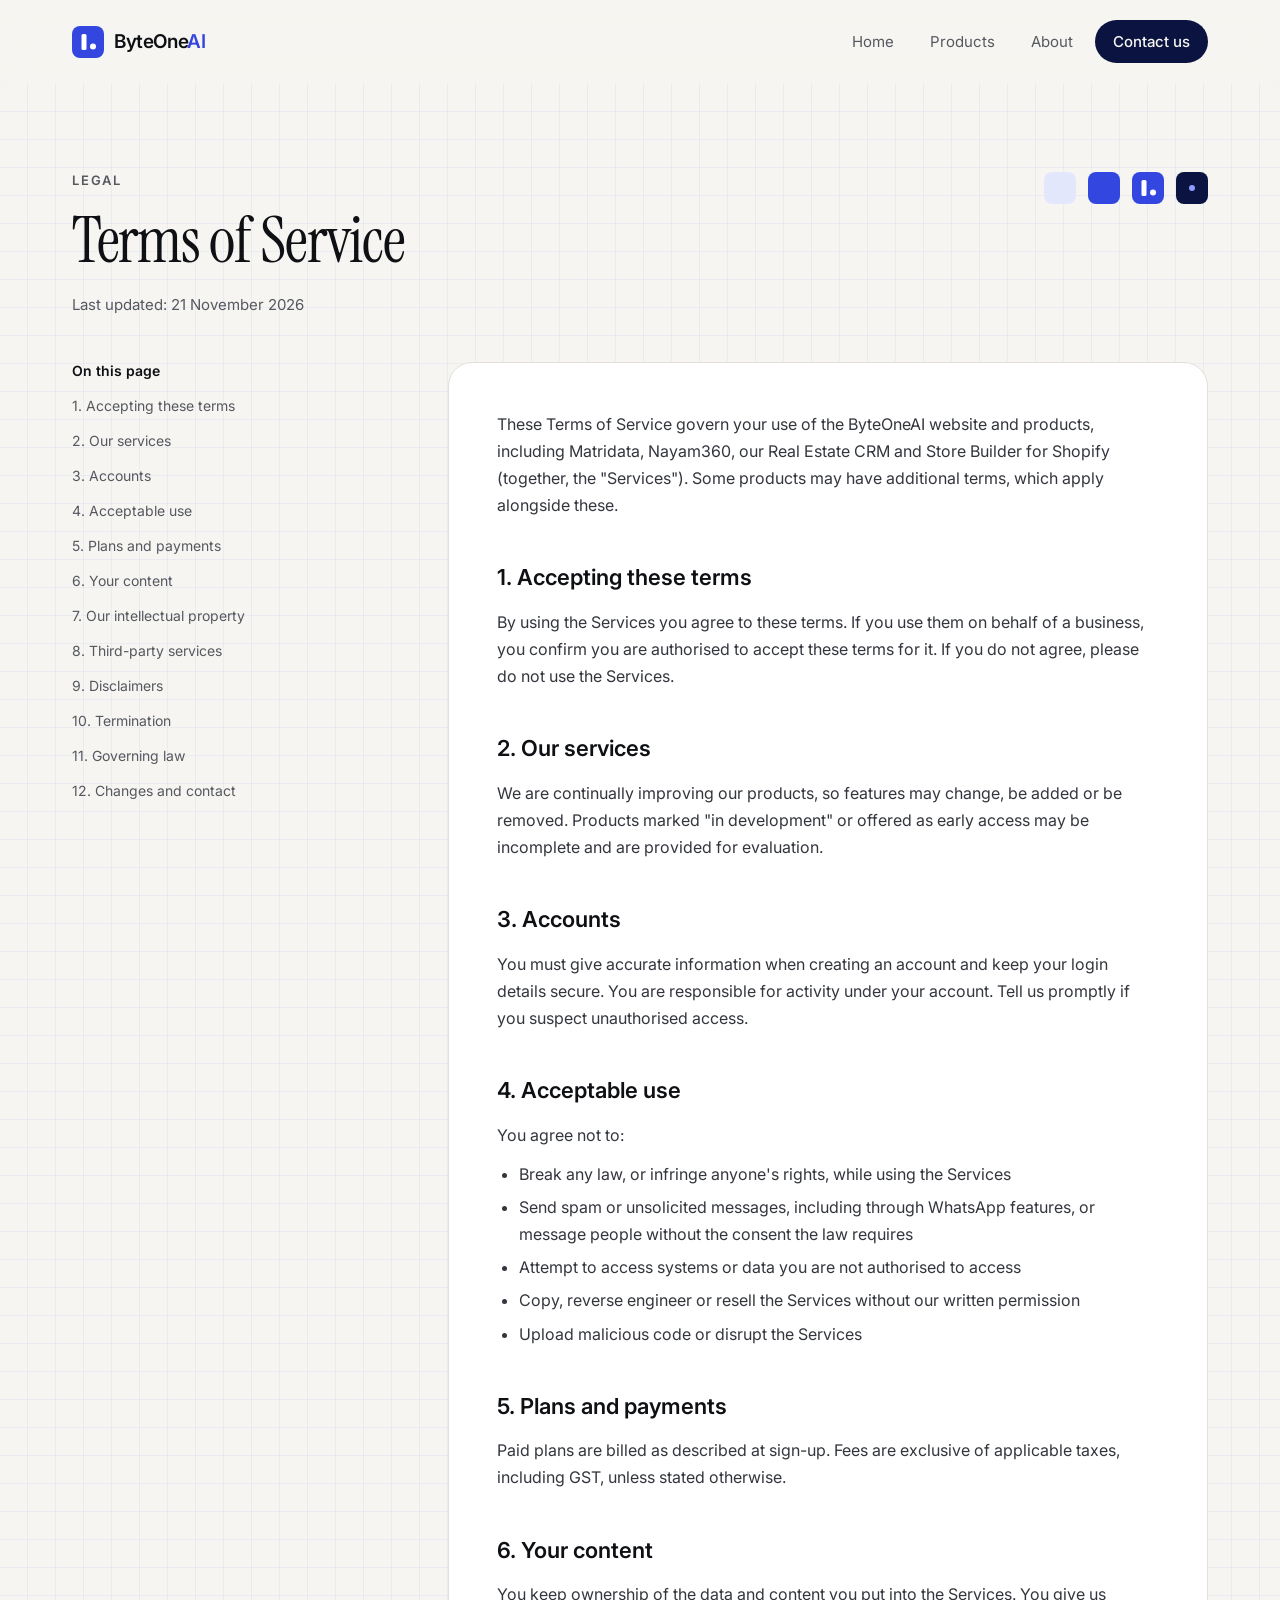
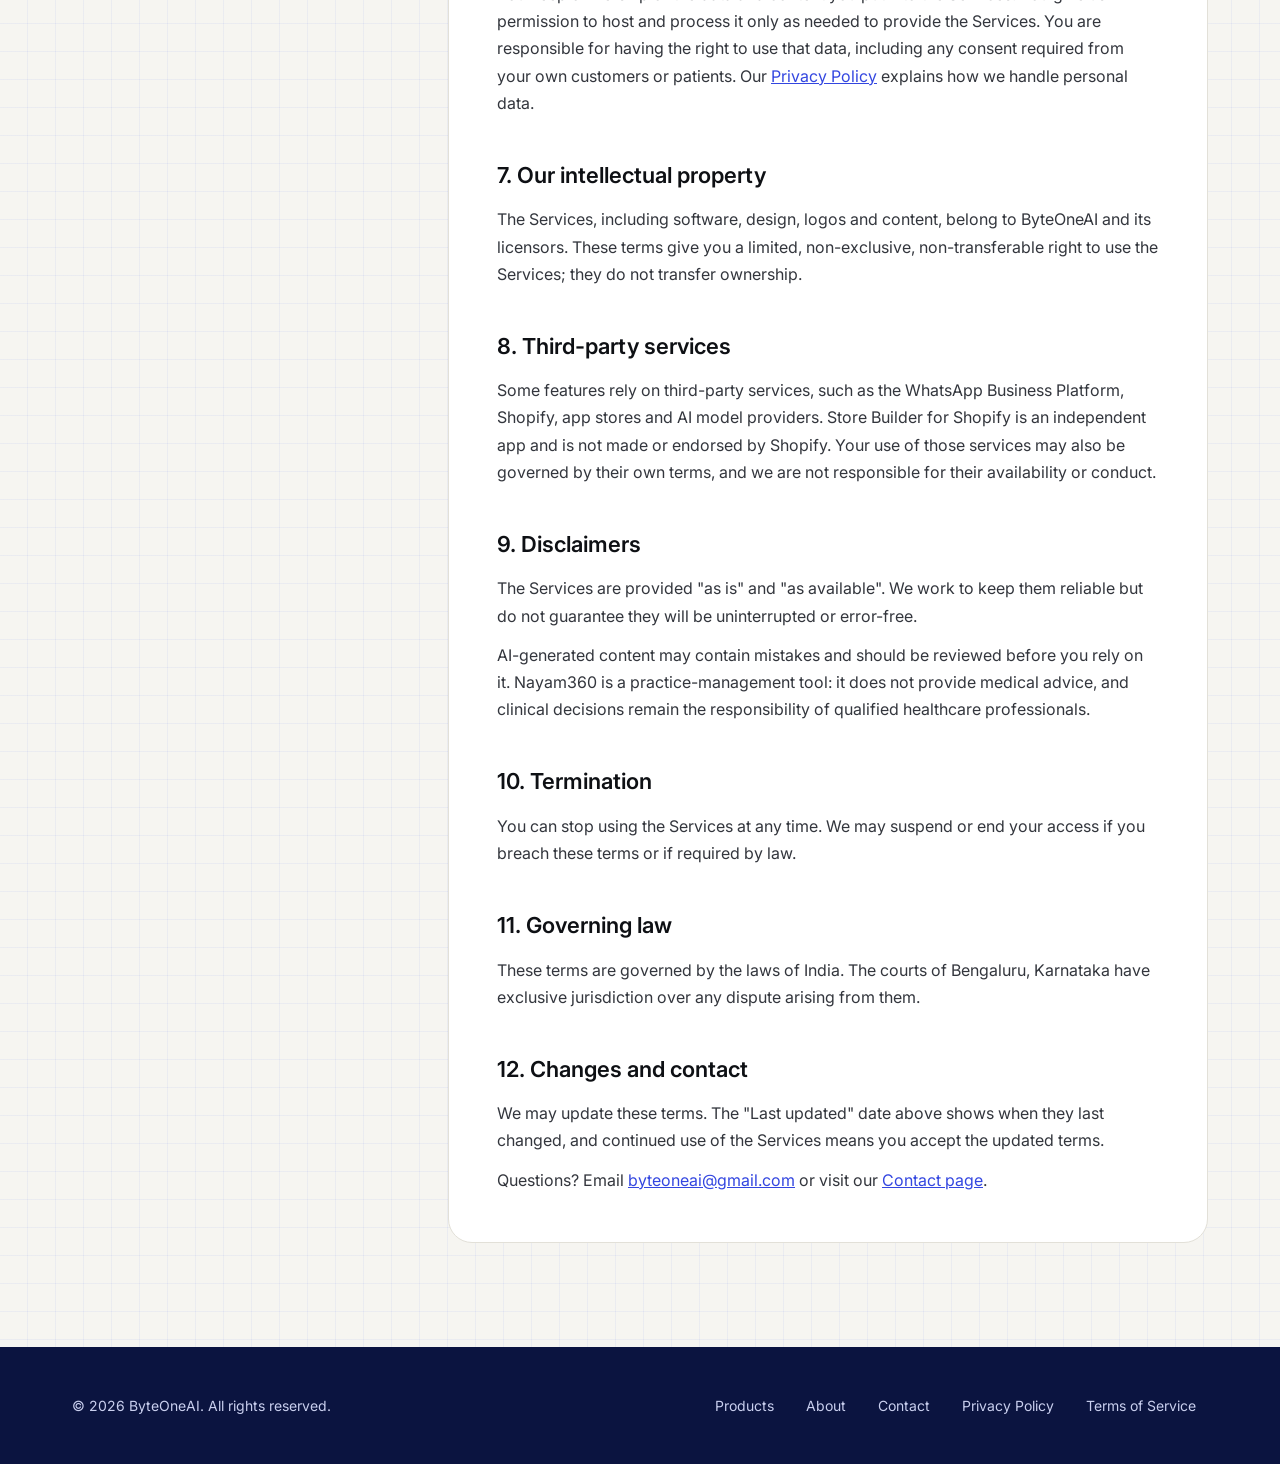
<file: terms.html>
<!doctype html>
<html lang="en">
<head>
<meta charset="utf-8">
<meta name="viewport" content="width=device-width, initial-scale=1">
<title>ByteOneAI — Terms of Service</title>
<meta name="description" content="Terms of Service for ByteOneAI products and website.">
<meta property="og:title" content="ByteOneAI — Terms of Service">
<meta property="og:description" content="Terms of Service for ByteOneAI products and website.">
<meta property="og:type" content="website">
<link rel="icon" href="/favicon.ico" sizes="any">
<link rel="icon" href="/favicon.svg" type="image/svg+xml">
<link rel="apple-touch-icon" href="/apple-touch-icon.png">
<meta property="og:image" content="https://byteoneai.com/og-image.png">
<meta name="twitter:card" content="summary_large_image">
<meta name="theme-color" content="#3346E0">
<link rel="preconnect" href="https://fonts.googleapis.com">
<link href="https://fonts.googleapis.com/css2?family=Instrument+Serif:ital@0;1&amp;family=Inter:wght@400;500;600&amp;display=swap" rel="stylesheet">
<style>
body{margin:0;background:#F6F5F1}
a{color:#3346E0}a:hover{color:#1F2DA8}
</style>
<style>html{scroll-behavior:smooth}*,*::before,*::after{box-sizing:border-box}img{max-width:100%}</style>
<script>document.documentElement.classList.add("js")</script>
<link rel="stylesheet" href="/style.css?v=5">
<script src="/site.js?v=2" defer></script>
</head>
<body>
<div style="font-family: Inter, system-ui, sans-serif; color: #0E1014; background: #F6F5F1; min-height: 100vh">

<header class="site-header" style="border-bottom: 1px solid #E2E0D8">
<nav aria-label="Main" style="max-width: 1200px; margin: 0 auto; padding: 20px 32px; display: flex; flex-wrap: wrap; align-items: center; justify-content: space-between; gap: 16px">
<a href="index.html" style="display: flex; align-items: center; gap: 10px; text-decoration: none; color: #0E1014">
<svg width="32" height="32" viewBox="0 0 64 64" aria-hidden="true"><rect width="64" height="64" rx="16" fill="#3346E0"></rect><rect x="19" y="16" width="10" height="32" rx="3" fill="#FFFFFF"></rect><circle cx="42" cy="41" r="6" fill="#FFFFFF"></circle></svg>
<span style="font-size: 19px; font-weight: 600; letter-spacing: -0.02em">ByteOne<span style="color: #3346E0">AI</span></span>
</a>
<div style="display: flex; flex-wrap: wrap; align-items: center; gap: 8px">
<a href="index.html" style="padding: 12px 14px; font-size: 15px; color: #55585F; text-decoration: none">Home</a>
<a href="products.html" style="padding: 12px 14px; font-size: 15px; color: #55585F; text-decoration: none">Products</a>
<a href="about.html" style="padding: 12px 14px; font-size: 15px; color: #55585F; text-decoration: none">About</a>
<a href="contact.html" style="padding: 12px 18px; font-size: 15px; color: #F6F5F1; background: #0B1440; border-radius: 999px; text-decoration: none; font-weight: 500">Contact us</a>
</div>
</nav>
</header>
<div class="hero-bg">

<section class="hero" style="max-width: 1200px; margin: 0 auto; padding: 88px 32px 48px"><div class="hero-chip" aria-hidden="true"><svg width="164" height="32" viewBox="0 0 164 32"><rect x="0" y="0" width="32" height="32" rx="8" fill="#E3E7FB"/><rect x="44" y="0" width="32" height="32" rx="8" fill="#3346E0" class="pulse d1"/><g class="float"><rect x="88" y="0" width="32" height="32" rx="8" fill="#3346E0"/><rect x="97.5" y="8" width="5" height="16" rx="1.5" fill="#fff"/><circle cx="109" cy="20.5" r="3" fill="#fff"/></g><rect x="132" y="0" width="32" height="32" rx="8" fill="#0B1440"/><circle cx="148" cy="16" r="3" fill="#8E9BFF"/></svg></div>
<p style="margin: 0 0 20px; font-size: 13px; font-weight: 600; letter-spacing: 0.14em; text-transform: uppercase; color: #55585F">Legal</p>
<h1 style="margin: 0; font-family: 'Instrument Serif', Georgia, serif; font-weight: 400; font-size: clamp(2.75rem, 5vw, 4.5rem); line-height: 1.04; letter-spacing: -0.02em">Terms of Service</h1>
<p style="margin: 20px 0 0; font-size: 15px; color: #55585F">Last updated: 21 November 2026</p>
</section>
</div>

<div style="max-width: 1200px; margin: 0 auto; padding: 0 32px 104px; display: flex; flex-wrap: wrap; gap: 56px; align-items: flex-start">
<nav aria-label="On this page" style="flex: 1 1 220px; display: flex; flex-direction: column; gap: 2px; font-size: 14px">
<span style="font-weight: 600; margin-bottom: 8px">On this page</span>
<a href="#t1" style="padding: 8px 0; color: #55585F; text-decoration: none">1. Accepting these terms</a>
<a href="#t2" style="padding: 8px 0; color: #55585F; text-decoration: none">2. Our services</a>
<a href="#t3" style="padding: 8px 0; color: #55585F; text-decoration: none">3. Accounts</a>
<a href="#t4" style="padding: 8px 0; color: #55585F; text-decoration: none">4. Acceptable use</a>
<a href="#t5" style="padding: 8px 0; color: #55585F; text-decoration: none">5. Plans and payments</a>
<a href="#t6" style="padding: 8px 0; color: #55585F; text-decoration: none">6. Your content</a>
<a href="#t7" style="padding: 8px 0; color: #55585F; text-decoration: none">7. Our intellectual property</a>
<a href="#t8" style="padding: 8px 0; color: #55585F; text-decoration: none">8. Third-party services</a>
<a href="#t9" style="padding: 8px 0; color: #55585F; text-decoration: none">9. Disclaimers</a>
<a href="#t11" style="padding: 8px 0; color: #55585F; text-decoration: none">10. Termination</a>
<a href="#t12" style="padding: 8px 0; color: #55585F; text-decoration: none">11. Governing law</a>
<a href="#t13" style="padding: 8px 0; color: #55585F; text-decoration: none">12. Changes and contact</a>
</nav>

<article style="flex: 999 1 560px; min-width: 0; max-width: 760px; background: #FFFFFF; border: 1px solid #E2E0D8; border-radius: 24px; padding: 48px; box-sizing: border-box; font-size: 16px; line-height: 1.7; color: #33363D">
<p style="margin: 0 0 24px">These Terms of Service govern your use of the ByteOneAI website and products, including Matridata, Nayam360, our Real Estate CRM and Store Builder for Shopify (together, the "Services"). Some products may have additional terms, which apply alongside these.</p>

<h2 id="t1" style="margin: 40px 0 12px; font-size: 22px; font-weight: 600; color: #0E1014">1. Accepting these terms</h2>
<p style="margin: 0">By using the Services you agree to these terms. If you use them on behalf of a business, you confirm you are authorised to accept these terms for it. If you do not agree, please do not use the Services.</p>

<h2 id="t2" style="margin: 40px 0 12px; font-size: 22px; font-weight: 600; color: #0E1014">2. Our services</h2>
<p style="margin: 0">We are continually improving our products, so features may change, be added or be removed. Products marked "in development" or offered as early access may be incomplete and are provided for evaluation.</p>

<h2 id="t3" style="margin: 40px 0 12px; font-size: 22px; font-weight: 600; color: #0E1014">3. Accounts</h2>
<p style="margin: 0">You must give accurate information when creating an account and keep your login details secure. You are responsible for activity under your account. Tell us promptly if you suspect unauthorised access.</p>

<h2 id="t4" style="margin: 40px 0 12px; font-size: 22px; font-weight: 600; color: #0E1014">4. Acceptable use</h2>
<p style="margin: 0 0 12px">You agree not to:</p>
<ul style="margin: 0; padding-left: 22px; display: flex; flex-direction: column; gap: 6px">
<li>Break any law, or infringe anyone's rights, while using the Services</li>
<li>Send spam or unsolicited messages, including through WhatsApp features, or message people without the consent the law requires</li>
<li>Attempt to access systems or data you are not authorised to access</li>
<li>Copy, reverse engineer or resell the Services without our written permission</li>
<li>Upload malicious code or disrupt the Services</li>
</ul>

<h2 id="t5" style="margin: 40px 0 12px; font-size: 22px; font-weight: 600; color: #0E1014">5. Plans and payments</h2>
<p style="margin: 0">Paid plans are billed as described at sign-up. Fees are exclusive of applicable taxes, including GST, unless stated otherwise.</p>

<h2 id="t6" style="margin: 40px 0 12px; font-size: 22px; font-weight: 600; color: #0E1014">6. Your content</h2>
<p style="margin: 0">You keep ownership of the data and content you put into the Services. You give us permission to host and process it only as needed to provide the Services. You are responsible for having the right to use that data, including any consent required from your own customers or patients. Our <a href="privacy.html">Privacy Policy</a> explains how we handle personal data.</p>

<h2 id="t7" style="margin: 40px 0 12px; font-size: 22px; font-weight: 600; color: #0E1014">7. Our intellectual property</h2>
<p style="margin: 0">The Services, including software, design, logos and content, belong to ByteOneAI and its licensors. These terms give you a limited, non-exclusive, non-transferable right to use the Services; they do not transfer ownership.</p>

<h2 id="t8" style="margin: 40px 0 12px; font-size: 22px; font-weight: 600; color: #0E1014">8. Third-party services</h2>
<p style="margin: 0">Some features rely on third-party services, such as the WhatsApp Business Platform, Shopify, app stores and AI model providers. Store Builder for Shopify is an independent app and is not made or endorsed by Shopify. Your use of those services may also be governed by their own terms, and we are not responsible for their availability or conduct.</p>

<h2 id="t9" style="margin: 40px 0 12px; font-size: 22px; font-weight: 600; color: #0E1014">9. Disclaimers</h2>
<p style="margin: 0 0 12px">The Services are provided "as is" and "as available". We work to keep them reliable but do not guarantee they will be uninterrupted or error-free.</p>
<p style="margin: 0">AI-generated content may contain mistakes and should be reviewed before you rely on it. Nayam360 is a practice-management tool: it does not provide medical advice, and clinical decisions remain the responsibility of qualified healthcare professionals.</p>

<h2 id="t11" style="margin: 40px 0 12px; font-size: 22px; font-weight: 600; color: #0E1014">10. Termination</h2>
<p style="margin: 0">You can stop using the Services at any time. We may suspend or end your access if you breach these terms or if required by law.</p>

<h2 id="t12" style="margin: 40px 0 12px; font-size: 22px; font-weight: 600; color: #0E1014">11. Governing law</h2>
<p style="margin: 0">These terms are governed by the laws of India. The courts of Bengaluru, Karnataka have exclusive jurisdiction over any dispute arising from them.</p>

<h2 id="t13" style="margin: 40px 0 12px; font-size: 22px; font-weight: 600; color: #0E1014">12. Changes and contact</h2>
<p style="margin: 0 0 12px">We may update these terms. The "Last updated" date above shows when they last changed, and continued use of the Services means you accept the updated terms.</p>
<p style="margin: 0">Questions? Email <a href="mailto:byteoneai@gmail.com">byteoneai@gmail.com</a> or visit our <a href="contact.html">Contact page</a>.</p>
</article>
</div>

<footer class="site-footer">
<div style="max-width: 1200px; margin: 0 auto; padding: 40px 32px; display: flex; flex-wrap: wrap; justify-content: space-between; align-items: center; gap: 16px; font-size: 14px; color: #55585F">
<span>© 2026 ByteOneAI. All rights reserved.</span>
<div style="display: flex; flex-wrap: wrap; gap: 8px">
<a href="products.html" style="padding: 10px 12px; color: #55585F; text-decoration: none">Products</a>
<a href="about.html" style="padding: 10px 12px; color: #55585F; text-decoration: none">About</a>
<a href="contact.html" style="padding: 10px 12px; color: #55585F; text-decoration: none">Contact</a>
<a href="privacy.html" style="padding: 10px 12px; color: #55585F; text-decoration: none">Privacy Policy</a>
<a href="terms.html" style="padding: 10px 12px; color: #55585F; text-decoration: none">Terms of Service</a>
</div>
</div>
</footer>

</div>
</body>
</html>
</file>
<file: style.css>
/* ByteOneAI visual layer */
.hero-bg{position:relative;isolation:isolate}
/* very light squared (graph-paper) notebook pattern */
html body{background-color:#F6F5F1;
  background-image:
    linear-gradient(to right,rgba(51,70,224,.055) 1px,transparent 1px),
    linear-gradient(to bottom,rgba(51,70,224,.055) 1px,transparent 1px);
  background-size:28px 28px;background-position:-1px -1px}
body > div:first-of-type{background:transparent!important}
.hero{position:relative}
.hero-home{display:flex!important;flex-wrap:wrap;align-items:center;gap:40px 56px}
.hero-home .hero-text{flex:1 1 560px;min-width:0}
.hero-home h1{font-size:clamp(3rem,6vw,5.4rem)!important}
.hero-art{flex:0 1 400px;max-width:400px;width:100%;margin-inline:auto}
.hero-art svg{width:100%;height:auto;display:block}
.hero-chip{position:absolute;top:88px;right:32px}
@media (max-width:900px){.hero-chip{display:none}.hero-art{max-width:300px}}
.pulse{animation:pulse 4.8s ease-in-out infinite}
.pulse.d1{animation-delay:.8s}.pulse.d2{animation-delay:1.9s}.pulse.d3{animation-delay:3.1s}.pulse.d4{animation-delay:2.4s}
@keyframes pulse{0%,100%{opacity:1}50%{opacity:.35}}
.float{animation:float 7s ease-in-out infinite}
@keyframes float{0%,100%{transform:translateY(0)}50%{transform:translateY(-6px)}}
@media (prefers-reduced-motion:reduce){.pulse,.float{animation:none}}
.band-tint{background:#EEF0FB}
.site-footer{background:#0B1440;border:0!important}
.site-footer,.site-footer *{color:#C9CFEE!important}
.site-footer a:hover{color:#FFFFFF!important}

/* ---------- Modern scrolling ---------- */
html{scroll-behavior:smooth;scroll-padding-top:96px}
.site-header{position:sticky;top:0;z-index:50;border-bottom:1px solid transparent!important;
  background:rgba(246,245,241,.72);-webkit-backdrop-filter:saturate(160%) blur(14px);backdrop-filter:saturate(160%) blur(14px);
  transition:box-shadow .3s ease,border-color .3s ease,background .3s ease}
.site-header nav{transition:padding .3s ease}
.site-header.scrolled{border-bottom-color:rgba(11,20,64,.08)!important;box-shadow:0 6px 24px -12px rgba(11,20,64,.18);background:rgba(246,245,241,.86)}
.site-header.scrolled nav{padding-top:12px!important;padding-bottom:12px!important}
#scroll-progress{position:fixed;top:0;left:0;right:0;height:3px;z-index:60;background:#3346E0;transform-origin:0 50%;transform:scaleX(0);pointer-events:none}
.js .reveal{opacity:0;transform:translateY(28px);transition:opacity .8s cubic-bezier(.2,.7,.2,1),transform .8s cubic-bezier(.2,.7,.2,1);transition-delay:var(--d,0ms);will-change:opacity,transform}
.js .reveal.in{opacity:1;transform:none}
.js .hero-art .tile{opacity:0;transform:scale(.6);transform-box:fill-box;transform-origin:center;transition:opacity .6s ease,transform .7s cubic-bezier(.34,1.56,.64,1);transition-delay:var(--d,0ms)}
.js .hero-art.in .tile{opacity:1;transform:none}
.hero-art svg{will-change:transform}
.lift{transition:transform .35s cubic-bezier(.2,.7,.2,1),box-shadow .35s ease}
.lift:hover{transform:translateY(-6px);box-shadow:0 18px 40px -20px rgba(11,20,64,.35)}
@media (prefers-reduced-motion:reduce){
  html{scroll-behavior:auto}
  .js .reveal,.js .hero-art .tile{opacity:1!important;transform:none!important;transition:none!important}
  .lift:hover{transform:none}
}

/* ---------- Dynamic tile artwork ---------- */
.hero-art{perspective:1000px;will-change:transform}
.tiles{display:grid;grid-template-columns:repeat(5,minmax(0,1fr));gap:5%;aspect-ratio:1/1;
  transform:rotateX(var(--rx,0deg)) rotateY(var(--ry,0deg));transform-style:preserve-3d;transition:transform .5s cubic-bezier(.2,.7,.2,1)}
.t{position:relative;aspect-ratio:1/1;border-radius:25%;border:2px solid transparent;background:#E3E7FB;cursor:pointer;padding:0;
  opacity:var(--o,1);transform:translate(var(--tx,0px),var(--ty,0px)) scale(var(--s,1));
  transition:background-color .7s ease,border-color .7s ease,opacity .6s ease,box-shadow .4s ease,
             transform .55s cubic-bezier(.34,1.56,.64,1)}
.t:focus-visible{outline:3px solid #3346E0;outline-offset:3px}
.t[data-state=light]{background:#E3E7FB}
.t[data-state=blue]{background:#3346E0;box-shadow:0 10px 24px -14px rgba(51,70,224,.9)}
.t[data-state=navy]{background:#0B1440;box-shadow:0 10px 24px -14px rgba(11,20,64,.9)}
.t[data-state=white]{background:#FFFFFF;border-color:#D5DAF5}
.t[data-state=empty]{background:transparent;border:2px dashed #D5DAF5}
.t .dot{position:absolute;left:50%;top:50%;width:19%;height:19%;border-radius:50%;background:#8E9BFF;transform:translate(-50%,-50%) scale(0);transition:transform .45s cubic-bezier(.34,1.56,.64,1)}
.t[data-state=navy] .dot{transform:translate(-50%,-50%) scale(1)}
.t[data-state=blue] .dot{background:#FFFFFF}
.t.spark .dot{transform:translate(-50%,-50%) scale(1)}
.t.glow{filter:brightness(1.12) saturate(1.1)}
.t.logo{background:#3346E0;box-shadow:0 16px 34px -14px rgba(51,70,224,.95);z-index:2;animation:float 6s ease-in-out infinite}
.t.logo .bar{position:absolute;left:29.7%;top:25%;width:15.6%;height:50%;border-radius:4.7%/9.4%;background:#fff}
.t.logo .ldot{position:absolute;left:56.25%;top:54.7%;width:18.75%;height:18.75%;border-radius:50%;background:#fff}
@media (prefers-reduced-motion:reduce){.t,.tiles{transition:none!important}.t.logo{animation:none}}
</file>
